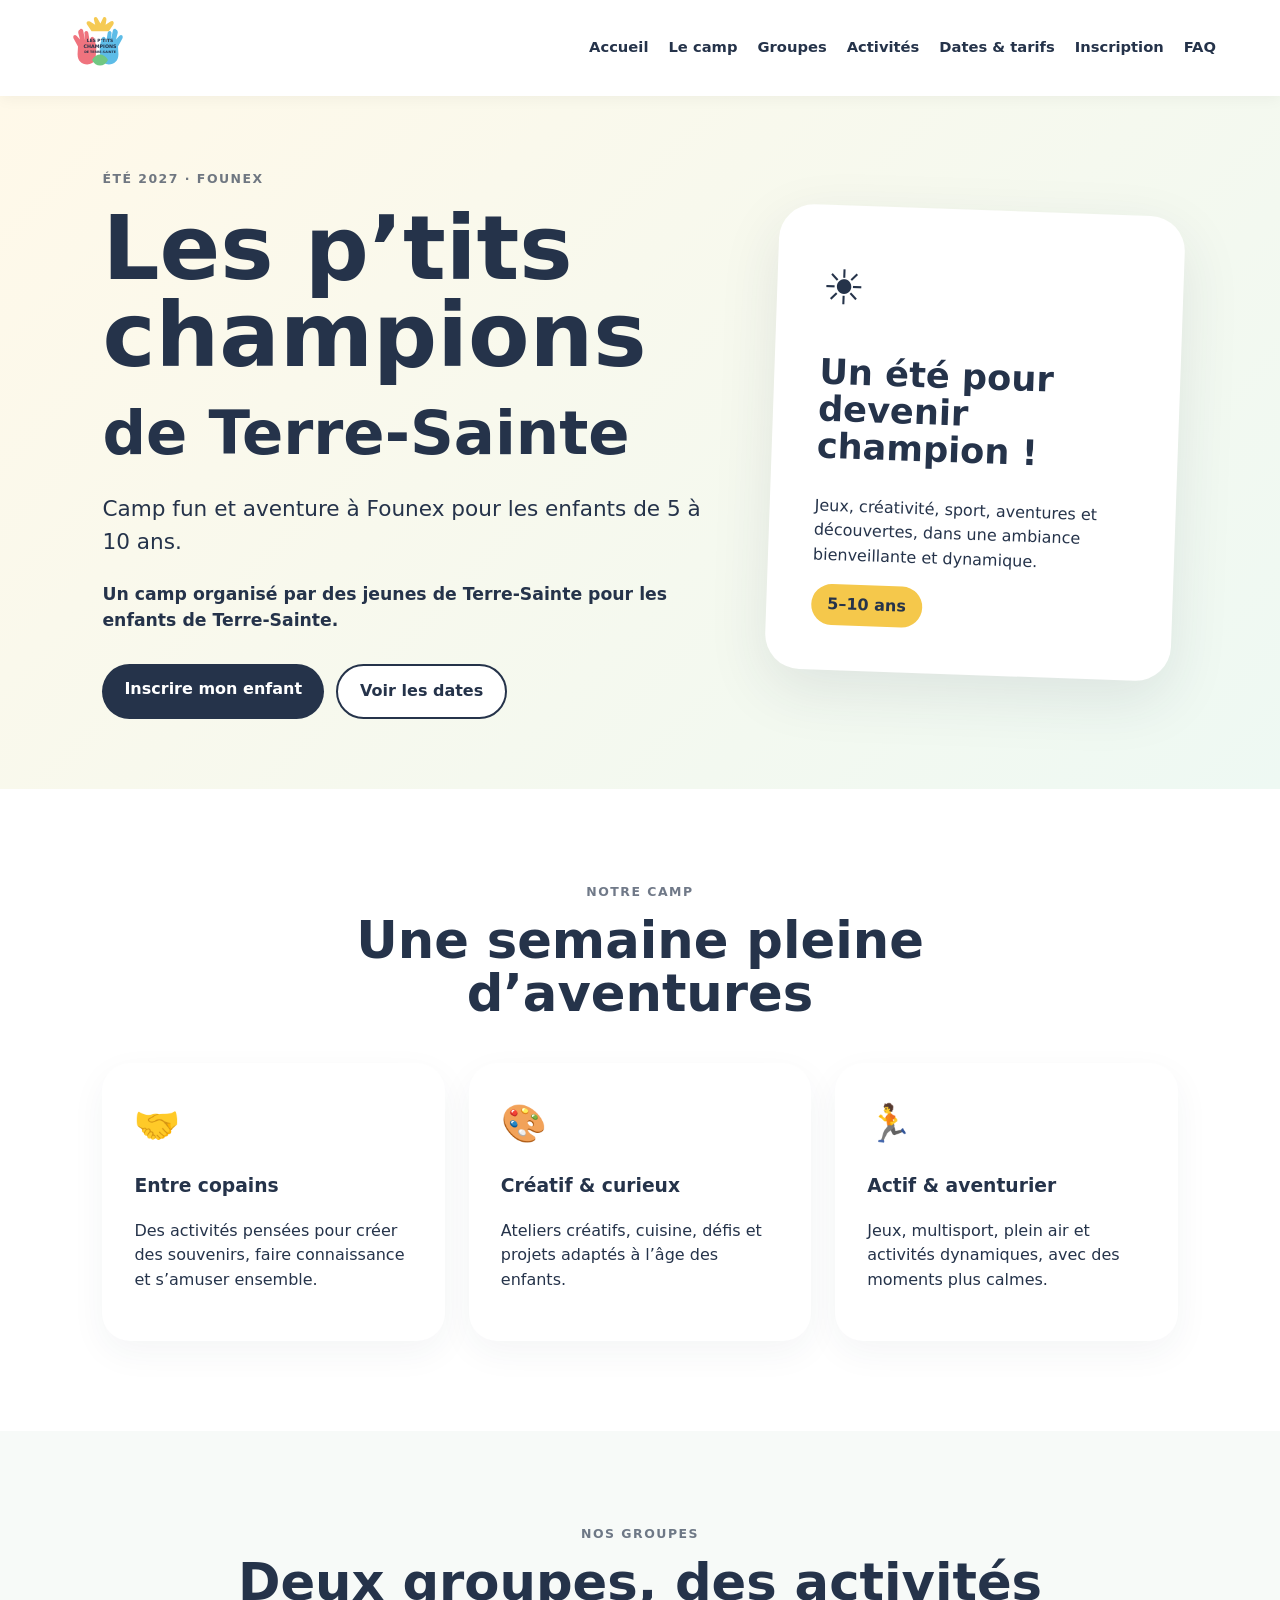
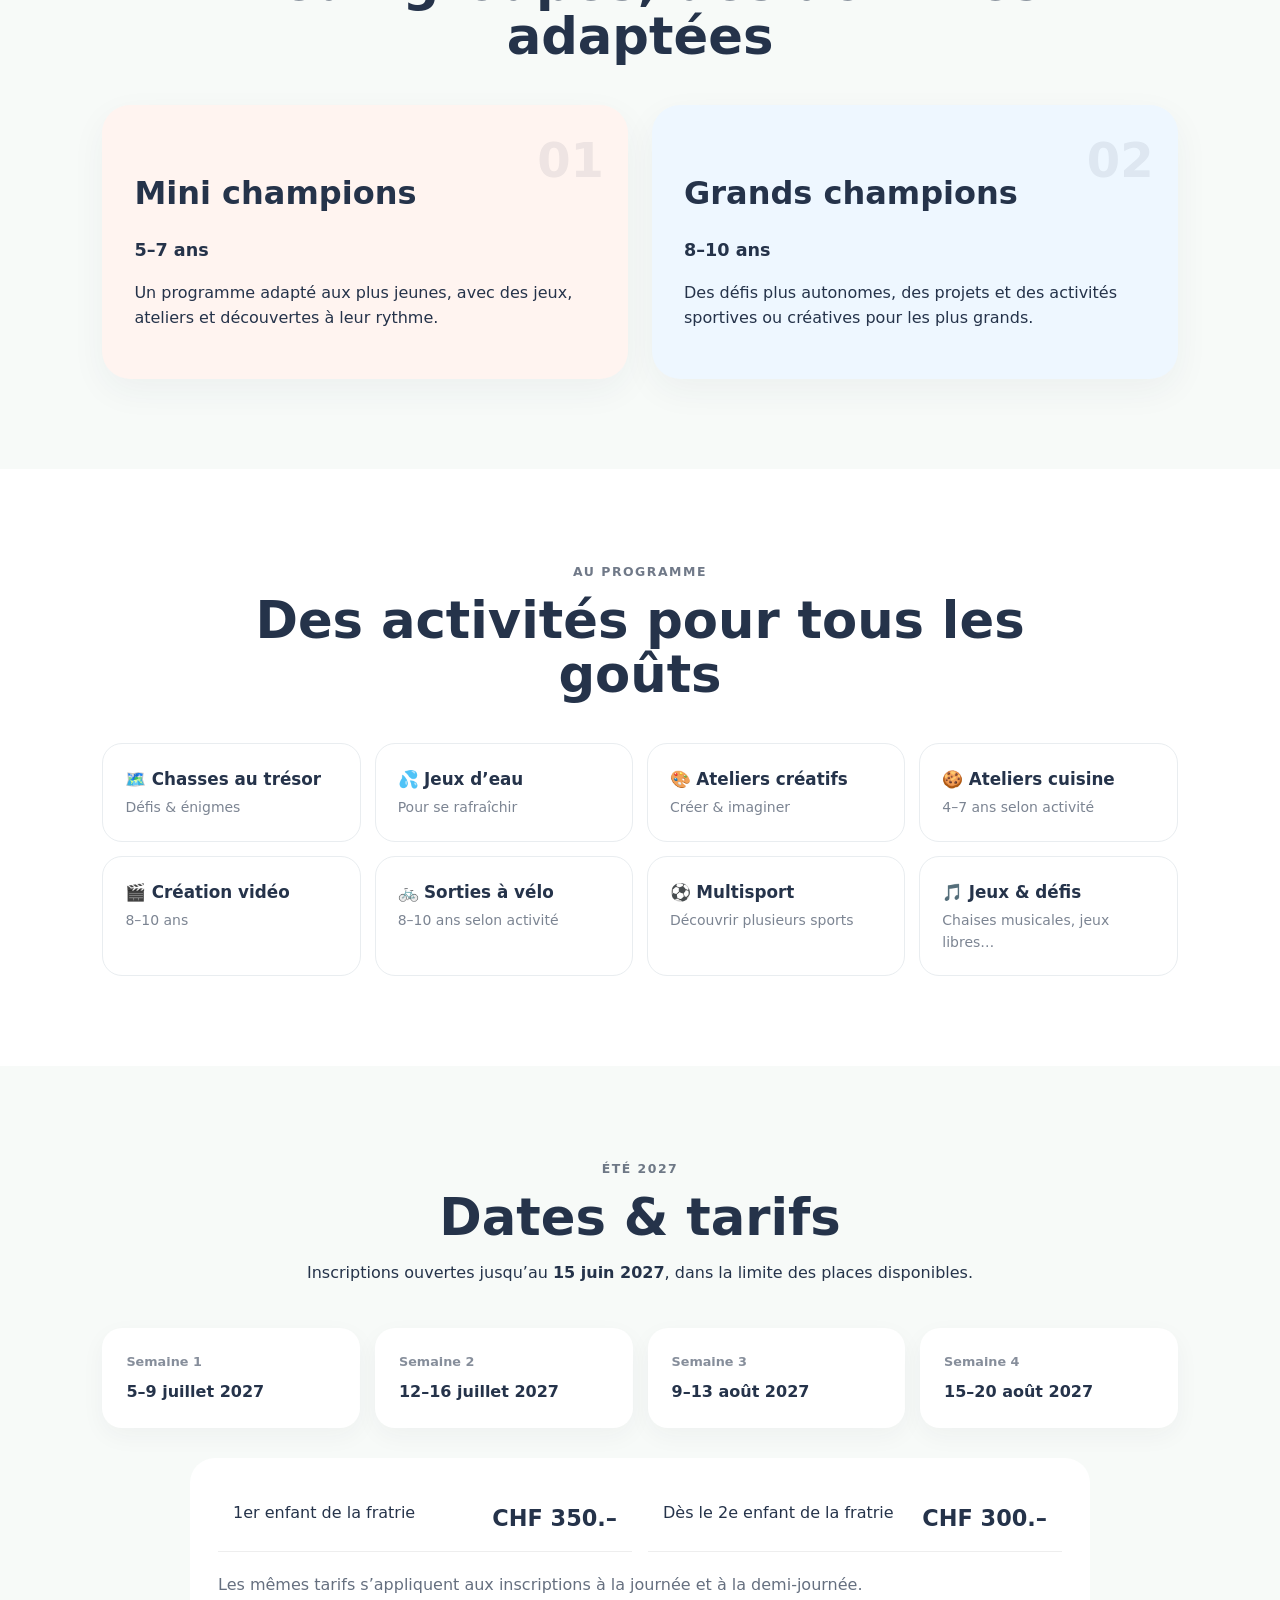
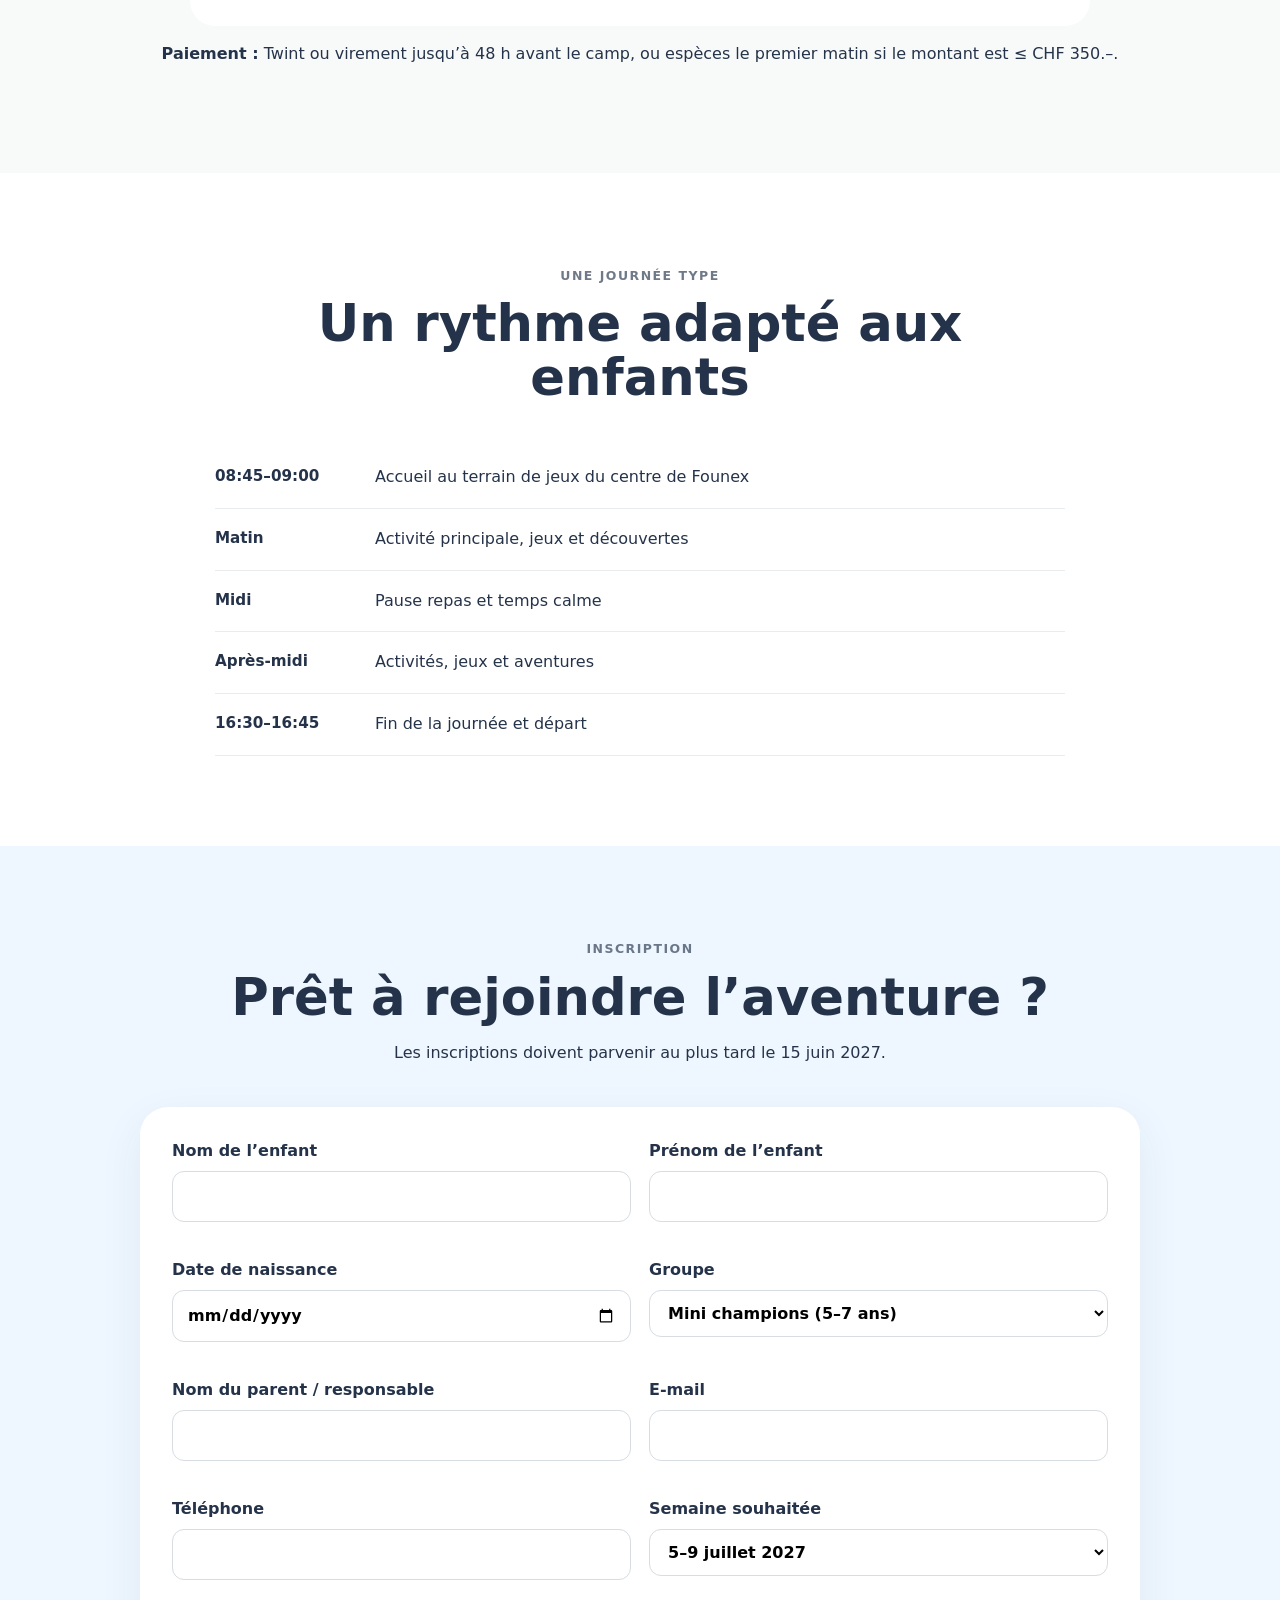
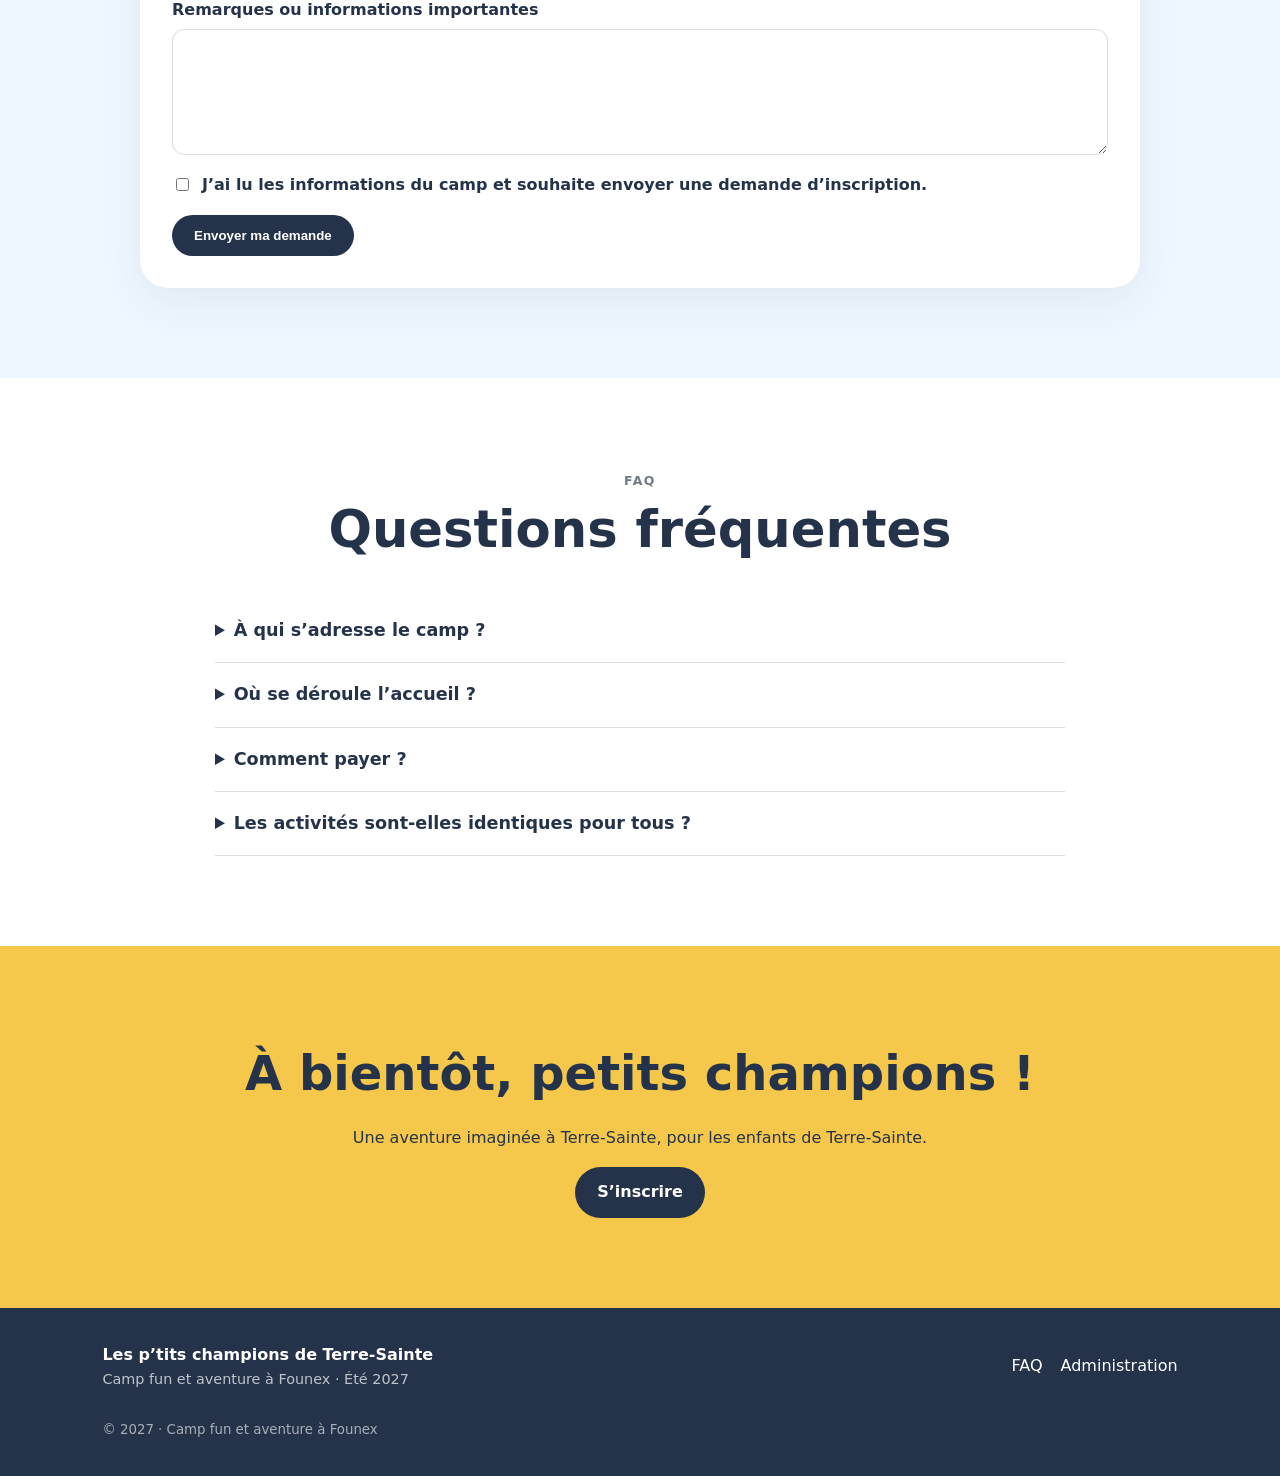
<file: index.html>
<!doctype html> 
<html lang="fr">
<head>
  <meta charset="utf-8">
  <meta name="viewport" content="width=device-width, initial-scale=1">
  <title>Les p’tits champions de Terre-Sainte | Camp fun et aventure à Founex</title>
  <meta name="description" content="Camp fun et aventure à Founex pour les enfants de Terre-Sainte, de 5 à 10 ans. Été 2027.">
  <link rel="stylesheet" href="styles.css">
</head>
<body>
<header class="site-header">
  <a class="brand" href="#accueil" aria-label="Accueil">
    <svg class="logo" viewBox="0 0 180 180" aria-hidden="true">
      <circle cx="90" cy="90" r="84" fill="#fff"/>
      <g opacity=".95">
        <path fill="#ef6c78" d="M46 55c-7-4-12 1-10 9l4 15-8-9c-5-5-11-1-8 6l11 20-1 18c-1 17 10 27 24 27 9 0 17-5 21-13l2-31-5-20c-2-7-9-7-10 0l-1 11-4-25c-1-7-8-8-10-1l2 20-5-25c-1-6-8-7-9-1z"/>
        <path fill="#55b9e6" d="M124 55c7-4 12 1 10 9l-4 15 8-9c5-5 11-1 8 6l-11 20 1 18c1 17-10 27-24 27-9 0-17-5-21-13l-2-31 5-20c2-7 9-7 10 0l1 11 4-25c1-7 8-8 10-1l-2 20 5-25c1-6 8-7 9-1z"/>
        <path fill="#f5c84b" d="M58 42c-4-6 1-11 7-8l13 8-3-12c-2-7 5-10 9-4l7 13 6-13c3-6 10-3 9 4l-2 12 12-8c6-4 11 2 7 8l-11 16H69z"/>
        <path fill="#69c57c" d="M70 130c4-9 13-14 20-14s16 5 20 14c-5 9-12 14-20 14s-15-5-20-14z"/>
      </g>
      <text x="90" y="84" text-anchor="middle" font-size="11" font-weight="800" fill="#25334a">LES P’TITS</text>
      <text x="90" y="99" text-anchor="middle" font-size="12" font-weight="900" fill="#25334a">CHAMPIONS</text>
      <text x="90" y="113" text-anchor="middle" font-size="8" font-weight="700" fill="#25334a">DE TERRE-SAINTE</text>
    </svg>
  </a>
  <button class="menu-toggle" aria-label="Ouvrir le menu">☰</button>
  <nav class="nav">
    <a href="#accueil">Accueil</a><a href="#camp">Le camp</a><a href="#groupes">Groupes</a>
    <a href="#activites">Activités</a><a href="#dates">Dates & tarifs</a><a href="#inscription">Inscription</a><a href="#faq">FAQ</a>
  </nav>
</header>

<main>
<section id="accueil" class="hero">
  <div class="hero-copy">
    <span class="eyebrow">ÉTÉ 2027 · FOUNEX</span>
    <h1>Les p’tits champions<br><span>de Terre-Sainte</span></h1>
    <p class="lead">Camp fun et aventure à Founex pour les enfants de 5 à 10 ans.</p>
    <p class="intro"><strong>Un camp organisé par des jeunes de Terre-Sainte pour les enfants de Terre-Sainte.</strong></p>
    <div class="actions"><a class="btn primary" href="#inscription">Inscrire mon enfant</a><a class="btn secondary" href="#dates">Voir les dates</a></div>
  </div>
  <div class="hero-card">
    <div class="sun">☀️</div>
    <h2>Un été pour<br>devenir champion !</h2>
    <p>Jeux, créativité, sport, aventures et découvertes, dans une ambiance bienveillante et dynamique.</p>
    <div class="age">5–10 ans</div>
  </div>
</section>

<section id="camp" class="section">
  <div class="section-heading"><span class="eyebrow">NOTRE CAMP</span><h2>Une semaine pleine d’aventures</h2></div>
  <div class="cards three">
    <article class="card"><div class="icon">🤝</div><h3>Entre copains</h3><p>Des activités pensées pour créer des souvenirs, faire connaissance et s’amuser ensemble.</p></article>
    <article class="card"><div class="icon">🎨</div><h3>Créatif & curieux</h3><p>Ateliers créatifs, cuisine, défis et projets adaptés à l’âge des enfants.</p></article>
    <article class="card"><div class="icon">🏃</div><h3>Actif & aventurier</h3><p>Jeux, multisport, plein air et activités dynamiques, avec des moments plus calmes.</p></article>
  </div>
</section>

<section id="groupes" class="section tinted">
  <div class="section-heading"><span class="eyebrow">NOS GROUPES</span><h2>Deux groupes, des activités adaptées</h2></div>
  <div class="cards two">
    <article class="group-card mini"><div class="group-number">01</div><h3>Mini champions</h3><p class="age-label">5–7 ans</p><p>Un programme adapté aux plus jeunes, avec des jeux, ateliers et découvertes à leur rythme.</p></article>
    <article class="group-card grands"><div class="group-number">02</div><h3>Grands champions</h3><p class="age-label">8–10 ans</p><p>Des défis plus autonomes, des projets et des activités sportives ou créatives pour les plus grands.</p></article>
  </div>
</section>

<section id="activites" class="section">
  <div class="section-heading"><span class="eyebrow">AU PROGRAMME</span><h2>Des activités pour tous les goûts</h2></div>
  <div class="activity-grid">
    <div>🗺️ <strong>Chasses au trésor</strong><small>Défis & énigmes</small></div>
    <div>💦 <strong>Jeux d’eau</strong><small>Pour se rafraîchir</small></div>
    <div>🎨 <strong>Ateliers créatifs</strong><small>Créer & imaginer</small></div>
    <div>🍪 <strong>Ateliers cuisine</strong><small>4–7 ans selon activité</small></div>
    <div>🎬 <strong>Création vidéo</strong><small>8–10 ans</small></div>
    <div>🚲 <strong>Sorties à vélo</strong><small>8–10 ans selon activité</small></div>
    <div>⚽ <strong>Multisport</strong><small>Découvrir plusieurs sports</small></div>
    <div>🎵 <strong>Jeux & défis</strong><small>Chaises musicales, jeux libres…</small></div>
  </div>
</section>

<section id="dates" class="section tinted">
  <div class="section-heading"><span class="eyebrow">ÉTÉ 2027</span><h2>Dates & tarifs</h2><p>Inscriptions ouvertes jusqu’au <strong>15 juin 2027</strong>, dans la limite des places disponibles.</p></div>
  <div class="dates-grid">
    <div class="date-card"><span>Semaine 1</span><strong>5–9 juillet 2027</strong></div>
    <div class="date-card"><span>Semaine 2</span><strong>12–16 juillet 2027</strong></div>
    <div class="date-card"><span>Semaine 3</span><strong>9–13 août 2027</strong></div>
    <div class="date-card"><span>Semaine 4</span><strong>15–20 août 2027</strong></div>
  </div>
  <div class="price-box">
    <div><span>1er enfant de la fratrie</span><strong>CHF 350.–</strong></div>
    <div><span>Dès le 2e enfant de la fratrie</span><strong>CHF 300.–</strong></div>
    <p>Les mêmes tarifs s’appliquent aux inscriptions à la journée et à la demi-journée.</p>
  </div>
  <p class="payment"><strong>Paiement :</strong> Twint ou virement jusqu’à 48 h avant le camp, ou espèces le premier matin si le montant est ≤ CHF 350.–.</p>
</section>

<section class="section">
  <div class="section-heading"><span class="eyebrow">UNE JOURNÉE TYPE</span><h2>Un rythme adapté aux enfants</h2></div>
  <div class="timeline">
    <div><b>08:45–09:00</b><span>Accueil au terrain de jeux du centre de Founex</span></div>
    <div><b>Matin</b><span>Activité principale, jeux et découvertes</span></div>
    <div><b>Midi</b><span>Pause repas et temps calme</span></div>
    <div><b>Après-midi</b><span>Activités, jeux et aventures</span></div>
    <div><b>16:30–16:45</b><span>Fin de la journée et départ</span></div>
  </div>
</section>

<section id="inscription" class="section registration">
  <div class="section-heading"><span class="eyebrow">INSCRIPTION</span><h2>Prêt à rejoindre l’aventure ?</h2><p>Les inscriptions doivent parvenir au plus tard le 15 juin 2027.</p></div>
  <div class="form-card">
    <form action="https://send.webforms.to/wft_ub4nspsskdhigyxes9vb" method="POST">
    

  <div class="form-grid">
  
        <label>Nom de l’enfant<input required name="child_name"></label>
        <label>Prénom de l’enfant<input required name="child_firstname"></label>
        <label>Date de naissance<input required type="date" name="birth"></label>
        <label>Groupe<select name="group"><option>Mini champions (5–7 ans)</option><option>Grands champions (8–10 ans)</option></select></label>
        <label>Nom du parent / responsable<input required name="parent"></label>
        <label>E-mail<input required type="email" name="email"></label>
        <label>Téléphone<input required name="phone"></label>
        <label>Semaine souhaitée<select name="week"><option>5–9 juillet 2027</option><option>12–16 juillet 2027</option><option>9–13 août 2027</option><option>15–20 août 2027</option></select></label>
      </div>
      <label>Remarques ou informations importantes<textarea name="notes" rows="4"></textarea></label>
      <label class="check"><input type="checkbox" required> J’ai lu les informations du camp et souhaite envoyer une demande d’inscription.</label>
      <input type="text" name="_gotcha" style="display:none" tabindex="-1" autocomplete="off">
      <button class="btn primary" type="submit">Envoyer ma demande</button>
    </form>
  </div>
</section>

<section id="faq" class="section">
  <div class="section-heading"><span class="eyebrow">FAQ</span><h2>Questions fréquentes</h2></div>
  <div class="faq">
    <details><summary>À qui s’adresse le camp ?</summary><p>Aux enfants de 5 à 10 ans, répartis en deux groupes : Mini champions (5–7 ans) et Grands champions (8–10 ans).</p></details>
    <details><summary>Où se déroule l’accueil ?</summary><p>L’accueil et le départ se font au terrain de jeux du centre de Founex, selon les horaires indiqués sur le site.</p></details>
    <details><summary>Comment payer ?</summary><p>Par Twint ou virement jusqu’à 48 heures avant le camp, ou en espèces le premier matin si le montant est inférieur ou égal à CHF 350.–.</p></details>
    <details><summary>Les activités sont-elles identiques pour tous ?</summary><p>Non. Certaines activités sont adaptées ou séparées selon les groupes d’âge.</p></details>
  </div>
</section>

<section class="cta"><h2>À bientôt, petits champions !</h2><p>Une aventure imaginée à Terre-Sainte, pour les enfants de Terre-Sainte.</p><a class="btn primary" href="#inscription">S’inscrire</a></section>
</main>

<footer><div class="footer-brand"><strong>Les p’tits champions de Terre-Sainte</strong><span>Camp fun et aventure à Founex · Été 2027</span></div><div><a href="#faq">FAQ</a><a href="admin.html">Administration</a></div><small>© 2027 · Camp fun et aventure à Founex</small></footer>
<script src="script.js"></script>
</body>
</html>
</file>
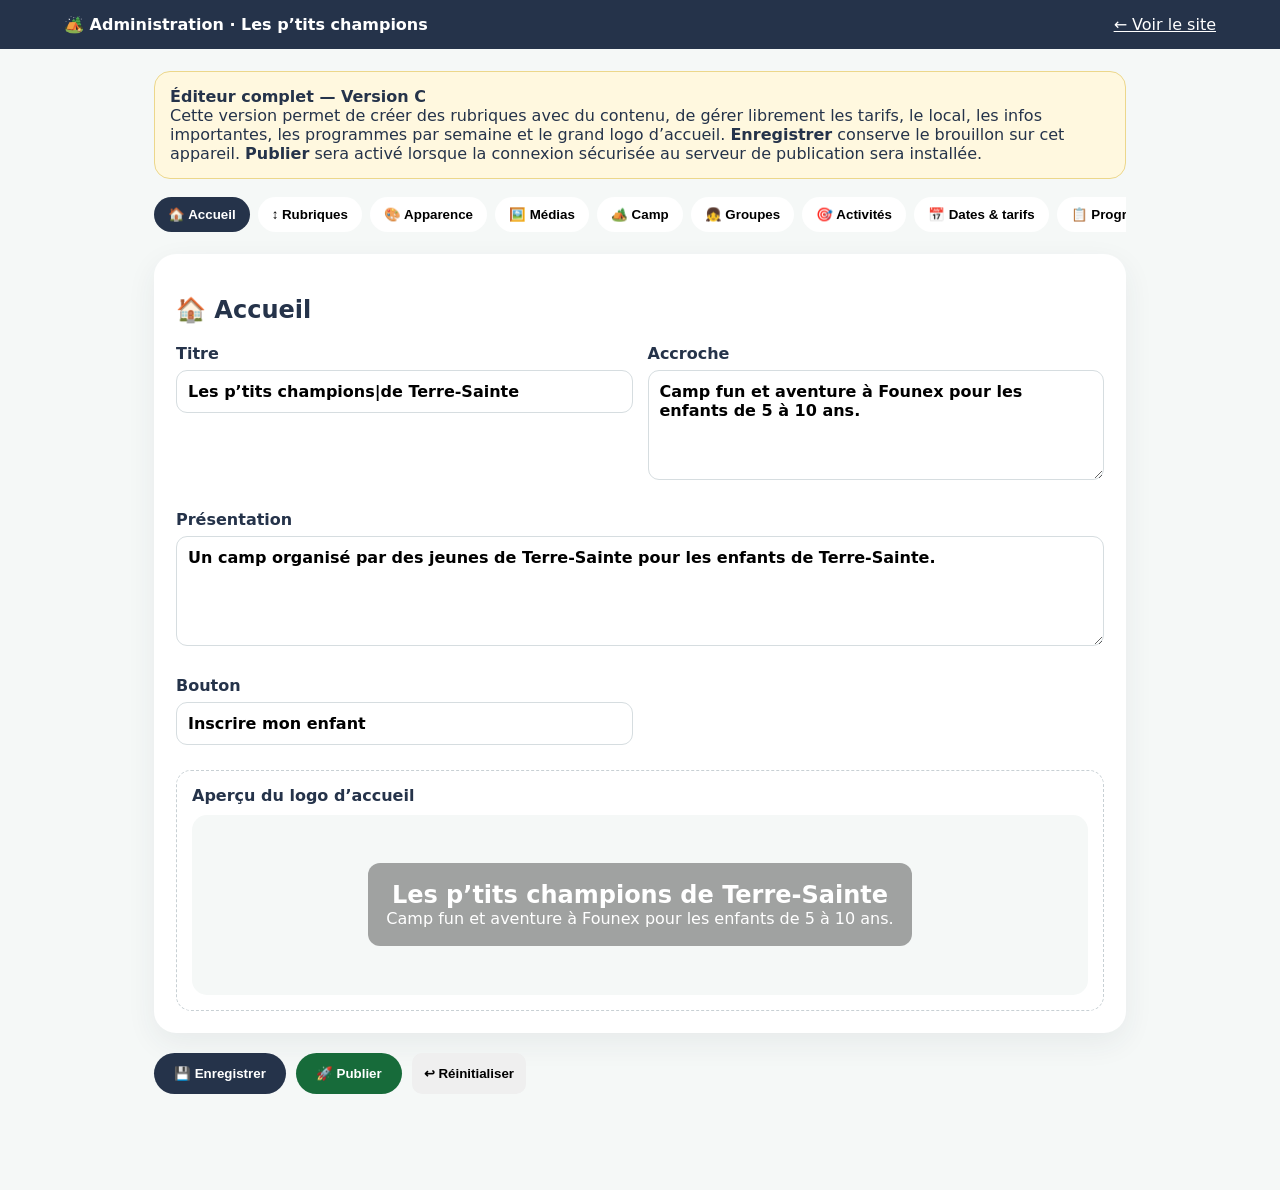
<file: admin 11.html>
<!doctype html>
<html lang="fr">
<head>
<meta charset="utf-8">
<meta name="viewport" content="width=device-width,initial-scale=1">
<title>Administration — Les p’tits champions</title>
<style>
:root{--p:#25334a;--a:#e7f6ec;--bg:#f5f8f7}
*{box-sizing:border-box}body{margin:0;font-family:system-ui,sans-serif;background:var(--bg);color:var(--p)}
header{background:var(--p);color:#fff;padding:15px 5%;display:flex;justify-content:space-between;gap:15px;align-items:center}
header a{color:#fff}.wrap{max-width:1100px;margin:auto;padding:22px 5% 80px}
.notice{background:#fff8df;border:1px solid #ecd78b;border-radius:16px;padding:15px;margin-bottom:18px}
.tabs{display:flex;gap:8px;overflow:auto;margin-bottom:18px;padding-bottom:4px}.tabs button{border:0;background:#fff;padding:10px 14px;border-radius:999px;font-weight:800;white-space:nowrap}.tabs .active{background:var(--p);color:#fff}
.panel{display:none;background:#fff;border-radius:22px;padding:22px;box-shadow:0 10px 30px #25334a12}.panel.active{display:block}
.grid{display:grid;grid-template-columns:1fr 1fr;gap:15px}.full{grid-column:1/-1}
label{display:block;font-weight:750;margin-bottom:15px}input,textarea,select{display:block;width:100%;margin-top:7px;padding:11px;border:1px solid #d6dde0;border-radius:11px;font:inherit}textarea{min-height:110px;resize:vertical}
input[type=color]{height:45px;padding:3px}input[type=file]{padding:9px}
.item{border:1px solid #dfe6e8;border-radius:16px;padding:15px;margin:12px 0}.head{display:flex;justify-content:space-between;gap:10px;align-items:center}.small{font-size:.9rem;color:#617080}
.action{border:0;border-radius:10px;padding:9px 12px;font-weight:800;cursor:pointer}.add{background:#e7f6ec}.del{background:#ffe5e5}
.save,.pub{border:0;border-radius:999px;padding:13px 20px;font-weight:900;color:#fff;cursor:pointer}.save{background:var(--p)}.pub{background:#176b3a}
.actions{display:flex;gap:10px;flex-wrap:wrap;margin-top:20px}.media{max-width:220px;max-height:150px;border-radius:12px;display:block;margin:8px 0}
.section{border:1px solid #e1e6e8;border-radius:14px;padding:12px;margin:9px 0}.sectionTop{display:flex;align-items:center;gap:8px}.sectionTop strong{flex:1}
.previewBox{border:1px dashed #c8d0d4;border-radius:15px;padding:15px;margin-top:10px}.thumbs{display:flex;flex-wrap:wrap;gap:10px}.thumb{width:130px}.thumb img{width:130px;height:90px;object-fit:cover;border-radius:10px}
.check{display:flex;align-items:center;gap:8px;font-weight:700}.check input{width:auto;margin:0}
.status{font-weight:800;margin-top:14px}
@media(max-width:720px){.grid{grid-template-columns:1fr}.full{grid-column:auto}.head{align-items:flex-start;flex-direction:column}}
</style>
</head>
<body>
<header><strong>🏕️ Administration · Les p’tits champions</strong><a href="index.html">← Voir le site</a></header>
<div class="wrap">
<div class="notice"><strong>Éditeur complet — Version C</strong><br>
Cette version permet de créer des rubriques avec du contenu, de gérer librement les tarifs, le local, les infos importantes, les programmes par semaine et le grand logo d’accueil. <strong>Enregistrer</strong> conserve le brouillon sur cet appareil. <strong>Publier</strong> sera activé lorsque la connexion sécurisée au serveur de publication sera installée.</div>

<div class="tabs" id="tabs">
<button class="active" data-t="accueil">🏠 Accueil</button><button data-t="rubriques">↕️ Rubriques</button><button data-t="apparence">🎨 Apparence</button>
<button data-t="medias">🖼️ Médias</button><button data-t="camp">🏕️ Camp</button><button data-t="groupes">👧 Groupes</button>
<button data-t="activites">🎯 Activités</button><button data-t="dates">📅 Dates & tarifs</button><button data-t="programmes">📋 Programmes</button>
<button data-t="local">📍 Le local</button><button data-t="infos">📌 Infos importantes</button><button data-t="journee">⏰ Journée</button>
<button data-t="equipe">👩 Équipe</button><button data-t="documents">📄 Documents</button><button data-t="video">🎬 Vidéo 2026</button>
<button data-t="faq">❓ FAQ</button><button data-t="parametres">⚙️ Paramètres</button>
</div>

<section class="panel active" id="accueil"><h2>🏠 Accueil</h2><div class="grid">
<label>Titre<input id="heroTitle"></label><label>Accroche<textarea id="heroLead"></textarea></label>
<label class="full">Présentation<textarea id="heroIntro"></textarea></label><label>Bouton<input id="registerButton"></label>
</div><div class="previewBox"><strong>Aperçu du logo d’accueil</strong><div id="heroLogoPreview" style="margin-top:10px;min-height:180px;border-radius:15px;background-position:center;background-size:cover;background-repeat:no-repeat;display:flex;align-items:center;justify-content:center;text-align:center;padding:25px"></div></div></section>

<section class="panel" id="rubriques"><h2>↕️ Rubriques</h2><p class="small">Créez une rubrique, donnez-lui un nom et écrivez librement son contenu. Vous pouvez ensuite la déplacer ou la supprimer.</p><div id="sections"></div><button class="action add" onclick="addSection()">＋ Ajouter une rubrique</button></section>

<section class="panel" id="apparence"><h2>🎨 Logo & style</h2><div class="grid">
<label>Nom du logo<input id="logoText"></label><label>Couleur principale<input id="primaryColor" type="color"></label>
<label>Couleur secondaire<input id="secondaryColor" type="color"></label><label>Fond<input id="backgroundColor" type="color"></label>
<label>Police<select id="fontFamily"><option>system-ui</option><option>Georgia</option><option>Trebuchet MS</option><option>Arial</option></select></label>
<label>Opacité du voile derrière le texte<input id="heroOverlay" type="range" min="0" max="0.9" step="0.05"></label>
</div>
<label>Logo — choisir un fichier<input id="logoFile" type="file" accept="image/*"></label><img id="logoPreview" class="media">
<label>Pied de page<input id="footerText"></label>
<p class="small">Le logo sélectionné sera utilisé comme grande image d’arrière-plan de l’accueil, avec un voile réglable pour conserver un texte lisible.</p></section>

<section class="panel" id="medias"><h2>🖼️ Photos</h2><p class="small">Ajoutez des photos générales au site. Les photos de l’équipe et des programmes sont gérées dans leurs rubriques respectives.</p><div id="photos"></div><button class="action add" onclick="addPhoto()">＋ Ajouter une photo</button></section>

<section class="panel" id="camp"><h2>🏕️ Présentation du camp</h2><label>Titre<input id="campTitle"></label><label>Présentation<textarea id="campDescription"></textarea></label><div id="cards"></div><button class="action add" onclick="addCard()">＋ Ajouter un élément</button></section>

<section class="panel" id="groupes"><h2>👧 Groupes</h2><div class="grid">
<label>Mini champions<input id="miniTitle"></label><label>Âge<input id="miniAge"></label><label class="full">Description<textarea id="miniText"></textarea></label>
<label>Grands champions<input id="bigTitle"></label><label>Âge<input id="bigAge"></label><label class="full">Description<textarea id="bigText"></textarea></label>
</div></section>

<section class="panel" id="activites"><h2>🎯 Activités</h2><div id="activities"></div><button class="action add" onclick="addActivity()">＋ Ajouter une activité</button></section>

<section class="panel" id="dates"><h2>📅 Dates & tarifs</h2><label>Date limite<input id="deadline"></label><div id="weeks"></div><button class="action add" onclick="addWeek()">＋ Ajouter une semaine</button>
<h3>Tarifs</h3><p class="small">Ajoutez, modifiez ou supprimez autant de tarifs que nécessaire. Il n’y a plus de tarif imposé pour la journée ou la demi-journée.</p>
<div id="prices"></div><button class="action add" onclick="addPrice()">＋ Ajouter un tarif</button>
<label>Paiement<textarea id="payment"></textarea></label></section>

<section class="panel" id="programmes"><h2>📋 Programmes</h2><p class="small">Ajoutez les programmes semaine par semaine. Tant qu’aucun programme n’est fourni, le message ci-dessous apparaîtra sur le site.</p>
<div id="programs"></div><button class="action add" onclick="addProgram()">＋ Ajouter une semaine de programme</button>
<div class="previewBox"><strong>Message quand aucun programme n’est disponible :</strong><br>Les programmes des camps seront mis en ligne prochainement.</div></section>

<section class="panel" id="local"><h2>📍 Le local</h2><label>Adresse<input id="localAddress"></label><label>Présentation<textarea id="localText"></textarea></label><div id="localPhotos"></div><button class="action add" onclick="addLocalPhoto()">＋ Ajouter une photo du local</button></section>

<section class="panel" id="infos"><h2>📌 Infos importantes</h2><p class="small">Écrivez ici toutes les informations pratiques destinées aux parents.</p><label>Contenu<textarea id="importantInfo" placeholder="Ex. Prévoir un pique-nique, une gourde, de la crème solaire, un sac..."></textarea></label></section>

<section class="panel" id="journee"><h2>⏰ Journée type</h2><div id="schedule"></div><button class="action add" onclick="addSchedule()">＋ Ajouter un moment</button></section>

<section class="panel" id="equipe"><h2>👩 Équipe</h2><h3>Fondatrices</h3><div id="founders"></div><button class="action add" onclick="addPerson('founders')">＋ Ajouter une fondatrice</button>
<h3>Moniteurs</h3><div id="monitors"></div><button class="action add" onclick="addPerson('monitors')">＋ Ajouter un moniteur</button></section>

<section class="panel" id="documents"><h2>📄 Documents</h2><div id="docs"></div><button class="action add" onclick="addDoc()">＋ Ajouter un document</button></section>

<section class="panel" id="video"><h2>🎬 Vidéo du camp 2026</h2><label>Titre<input id="videoTitle"></label><label>Présentation<textarea id="videoText"></textarea></label>
<label>Choisir la vidéo<input id="videoFile" type="file" accept="video/*"></label><video id="videoPreview" controls style="max-width:100%;display:none"></video>
<p class="small">La vidéo sera publiée après raccordement à un hébergement adapté.</p></section>

<section class="panel" id="faq"><h2>❓ FAQ</h2><div id="faqList"></div><button class="action add" onclick="addFaq()">＋ Ajouter une question</button></section>

<section class="panel" id="parametres"><h2>⚙️ Paramètres</h2><div class="grid">
<label>Nom du camp<input id="campName"></label><label>Lieu<input id="location"></label>
<label class="full">E-mail de réception des inscriptions<input id="contactEmail" type="email"></label>
<label class="full">Informations supplémentaires<textarea id="extraInfo"></textarea></label>
</div><div class="previewBox"><strong>📧 Inscriptions</strong><p>Cette adresse sera utilisée comme adresse de réception lorsque le formulaire d’inscription sera raccordé au service d’envoi sécurisé.</p></div></section>

<div class="actions"><button class="save" onclick="save()">💾 Enregistrer</button><button class="pub" onclick="publish()">🚀 Publier</button><button class="action" onclick="resetAll()">↩ Réinitialiser</button></div><p class="status" id="status"></p>
</div>

<script>
const K="ptits_champions_editor_v3";
const oldKey="ptits_champions_editor_v2";
const defaults={
heroTitle:"Les p’tits champions|de Terre-Sainte",heroLead:"Camp fun et aventure à Founex pour les enfants de 5 à 10 ans.",
heroIntro:"Un camp organisé par des jeunes de Terre-Sainte pour les enfants de Terre-Sainte.",registerButton:"Inscrire mon enfant",
logoText:"Les p’tits champions de Terre-Sainte",primaryColor:"#25334a",secondaryColor:"#e7f6ec",backgroundColor:"#f5f8f7",
fontFamily:"system-ui",heroOverlay:.35,footerText:"Les p’tits champions de Terre-Sainte",logo:"",
campTitle:"Une semaine pleine d’aventures",campDescription:"Un camp fun et aventure pensé pour les enfants de Terre-Sainte.",
miniTitle:"Mini champions",miniAge:"5–7 ans",miniText:"Un programme adapté aux plus jeunes.",
bigTitle:"Grands champions",bigAge:"8–10 ans",bigText:"Des défis et activités pour les plus grands.",
deadline:"15 juin 2027",payment:"Twint ou virement jusqu’à 48 h avant le camp.",
campName:"Les p’tits champions de Terre-Sainte",location:"Founex",contactEmail:"",extraInfo:"",
importantInfo:"",
localAddress:"",localText:"",
sections:[
{name:"Accueil",content:"",enabled:true},{name:"Le camp",content:"",enabled:true},{name:"Les groupes",content:"",enabled:true},
{name:"Activités",content:"",enabled:true},{name:"Dates & tarifs",content:"",enabled:true},{name:"Programmes",content:"",enabled:true},
{name:"Le local",content:"",enabled:true},{name:"Infos importantes",content:"",enabled:true},{name:"Notre équipe",content:"",enabled:true},
{name:"Documents",content:"",enabled:true},{name:"Souvenirs 2026",content:"",enabled:true},{name:"FAQ",content:"",enabled:true}
],
photos:[],cards:[["🤝","Entre copains","Créer des souvenirs ensemble."],["🎨","Créatif & curieux","Ateliers et projets adaptés."],["🏃","Actif & aventurier","Jeux et activités de plein air."]],
activities:[["🗺️","Chasses au trésor","Défis & énigmes"],["💦","Jeux d’eau","Pour se rafraîchir"],["🎨","Ateliers créatifs","Créer & imaginer"],["🍪","Ateliers cuisine","Selon l’âge"],["🎬","Création vidéo","8–10 ans"],["⚽","Multisport","Découvrir plusieurs sports"]],
weeks:["5–9 juillet 2027","12–16 juillet 2027","9–13 août 2027","15–20 août 2027"],
prices:[
{label:"Semaine — premier enfant",amount:"CHF 350.–"},
{label:"Semaine — dès le 2e enfant",amount:"CHF 300.–"}
],
programs:[],
schedule:[["08:45–09:00","Accueil au terrain de jeux du centre de Founex"],["Matin","Activité principale"],["Midi","Repas et temps calme"],["Après-midi","Activités et jeux"],["16:30–16:45","Départ"]],
founders:[],monitors:[],docs:[["Autorisation de participation",""],["Fiche sanitaire",""],["Conditions générales",""],["Autorisation photo/vidéo",""]],
faq:[["À qui s’adresse le camp ?","Aux enfants de 5 à 10 ans."],["Où se déroule l’accueil ?","Au terrain de jeux du centre de Founex."]],
localPhotos:[]
};

let d=load();
function load(){
  let raw=localStorage.getItem(K);
  if(raw)return JSON.parse(raw);
  let old=localStorage.getItem(oldKey);
  if(old){
    let x=JSON.parse(old);
    let n=JSON.parse(JSON.stringify(defaults));
    Object.keys(x).forEach(k=>{n[k]=x[k]});
    if(Array.isArray(n.sections)){
      n.sections=n.sections.map(s=>Array.isArray(s)?{name:s[0],content:"",enabled:s[1]!==false}:s);
    }
    if(!n.prices){n.prices=[{label:"Semaine — premier enfant",amount:x.price1||"CHF 350.–"},{label:"Semaine — dès le 2e enfant",amount:x.price2||"CHF 300.–"}]}
    return n;
  }
  return JSON.parse(JSON.stringify(defaults));
}
const $=id=>document.getElementById(id);
const esc=v=>String(v??"").replaceAll("&","&amp;").replaceAll("<","&lt;").replaceAll(">","&gt;").replaceAll('"',"&quot;");
const fileToDataURL=file=>new Promise((resolve,reject)=>{const r=new FileReader();r.onload=()=>resolve(r.result);r.onerror=reject;r.readAsDataURL(file)});
const fields=["heroTitle","heroLead","heroIntro","registerButton","logoText","primaryColor","secondaryColor","backgroundColor","fontFamily","heroOverlay","footerText","campTitle","campDescription","miniTitle","miniAge","miniText","bigTitle","bigAge","bigText","deadline","payment","campName","location","contactEmail","extraInfo","localAddress","localText","importantInfo","videoTitle","videoText"];

function fill(){
  fields.forEach(k=>{if($(k))$(k).value=d[k]??""});
  if(d.logo)$("logoPreview").src=d.logo;
  updateHeroPreview(); renderAll();
}
function bindFields(){
  fields.forEach(k=>{let el=$(k);if(el)el.addEventListener("input",()=>{d[k]=el.value;updateHeroPreview()})});
  $("logoFile").addEventListener("change",async e=>{let f=e.target.files[0];if(!f)return;d.logo=await fileToDataURL(f);$("logoPreview").src=d.logo;updateHeroPreview()});
  $("videoFile").addEventListener("change",async e=>{let f=e.target.files[0];if(!f)return;d.video=await fileToDataURL(f);$("videoPreview").src=d.video;$("videoPreview").style.display="block"});
}
function updateHeroPreview(){
  let b=$("heroLogoPreview");b.style.backgroundImage=d.logo?`url("${d.logo}")`:"none";b.style.backgroundColor=d.backgroundColor||"#eee";
  b.innerHTML=`<div style="background:rgba(0,0,0,${Number(d.heroOverlay)||0});color:white;border-radius:12px;padding:18px"><strong style="font-size:1.5rem">${esc((d.heroTitle||"").replace("|"," "))}</strong><div>${esc(d.heroLead||"")}</div></div>`;
}
function renderAll(){renderSections();renderPhotos();renderCards();renderActivities();renderWeeks();renderPrices();renderPrograms();renderLocalPhotos();renderSchedule();renderPeople();renderDocs();renderFaq()}
function renderSections(){
 $("sections").innerHTML=d.sections.map((s,i)=>`<div class="section">
 <div class="sectionTop"><strong>${esc(s.name)}</strong>
 <button class="action" onclick="moveSection(${i},-1)">↑</button><button class="action" onclick="moveSection(${i},1)">↓</button>
 <button class="action" onclick="editSection(${i})">✏️</button><button class="action del" onclick="removeSection(${i})">🗑️</button></div>
 <label>Contenu<textarea oninput="d.sections[${i}].content=this.value">${esc(s.content||"")}</textarea></label>
 </div>`).join("");
}
function addSection(){d.sections.push({name:"Nouvelle rubrique",content:"",enabled:true});renderSections()}
function editSection(i){let n=prompt("Nom de la rubrique :",d.sections[i].name);if(n!==null&&n.trim()){d.sections[i].name=n.trim();renderSections()}}
function removeSection(i){if(confirm("Supprimer cette rubrique ?")){d.sections.splice(i,1);renderSections()}}
function moveSection(i,n){let j=i+n;if(j<0||j>=d.sections.length)return;[d.sections[i],d.sections[j]]=[d.sections[j],d.sections[i]];renderSections()}

function renderPhotos(){ $("photos").innerHTML=d.photos.map((p,i)=>`<div class="item"><label>Légende<input value="${esc(p.caption||"")}" oninput="d.photos[${i}].caption=this.value"></label>${p.src?`<img class="media" src="${p.src}">`:""}<input type="file" accept="image/*" onchange="setPhoto(${i},this)"><button class="action del" onclick="d.photos.splice(${i},1);renderPhotos()">Supprimer</button></div>`).join("")}
function addPhoto(){d.photos.push({caption:"",src:""});renderPhotos()}
async function setPhoto(i,input){if(input.files[0])d.photos[i].src=await fileToDataURL(input.files[0]);renderPhotos()}

function list3(id,a,labels,removeFn){$(id).innerHTML=a.map((x,i)=>`<div class="item"><div class="head"><b>Élément ${i+1}</b><button class="action del" onclick="${removeFn}(${i})">Supprimer</button></div>${labels.map((l,j)=>`<label>${l}<input value="${esc(x[j]||"")}" oninput="d.${id}[${i}][${j}]=this.value"></label>`).join("")}</div>`).join("")}
function renderCards(){list3("cards",d.cards,["Icône","Titre","Texte"],"removeCard")}
function addCard(){d.cards.push(["✨","Nouveau titre",""]);renderCards()} function removeCard(i){d.cards.splice(i,1);renderCards()}
function renderActivities(){list3("activities",d.activities,["Icône","Nom","Description"],"removeActivity")}
function addActivity(){d.activities.push(["✨","Nouvelle activité",""]);renderActivities()} function removeActivity(i){d.activities.splice(i,1);renderActivities()}
function renderWeeks(){$("weeks").innerHTML=d.weeks.map((x,i)=>`<div class="item"><label>Semaine ${i+1}<input value="${esc(x)}" oninput="d.weeks[${i}]=this.value"></label><button class="action del" onclick="d.weeks.splice(${i},1);renderWeeks()">Supprimer</button></div>`).join("")}
function addWeek(){d.weeks.push("Nouvelle semaine");renderWeeks()}
function renderPrices(){$("prices").innerHTML=d.prices.map((p,i)=>`<div class="item"><div class="grid"><label>Intitulé<input value="${esc(p.label)}" oninput="d.prices[${i}].label=this.value"></label><label>Montant<input value="${esc(p.amount)}" oninput="d.prices[${i}].amount=this.value"></label></div><button class="action del" onclick="d.prices.splice(${i},1);renderPrices()">Supprimer</button></div>`).join("")}
function addPrice(){d.prices.push({label:"Nouveau tarif",amount:"CHF "});renderPrices()}

function renderPrograms(){$("programs").innerHTML=d.programs.map((p,i)=>`<div class="item"><div class="grid"><label>Semaine<input value="${esc(p.week||"")}" oninput="d.programs[${i}].week=this.value"></label><label>Description<input value="${esc(p.text||"")}" oninput="d.programs[${i}].text=this.value"></label></div>${p.src?`<img class="media" src="${p.src}">`:""}<input type="file" accept="image/*" onchange="setProgram(${i},this)"><button class="action del" onclick="d.programs.splice(${i},1);renderPrograms()">Supprimer</button></div>`).join("")}
function addProgram(){d.programs.push({week:"Nouvelle semaine",text:"",src:""});renderPrograms()}
async function setProgram(i,input){if(input.files[0])d.programs[i].src=await fileToDataURL(input.files[0]);renderPrograms()}

function renderLocalPhotos(){$("localPhotos").innerHTML=d.localPhotos.map((p,i)=>`<div class="item">${p.src?`<img class="media" src="${p.src}">`:""}<label>Légende<input value="${esc(p.caption||"")}" oninput="d.localPhotos[${i}].caption=this.value"></label><input type="file" accept="image/*" onchange="setLocalPhoto(${i},this)"><button class="action del" onclick="d.localPhotos.splice(${i},1);renderLocalPhotos()">Supprimer</button></div>`).join("")}
function addLocalPhoto(){d.localPhotos.push({caption:"",src:""});renderLocalPhotos()}
async function setLocalPhoto(i,input){if(input.files[0])d.localPhotos[i].src=await fileToDataURL(input.files[0]);renderLocalPhotos()}

function renderSchedule(){list3("schedule",d.schedule,["Horaire","Description"],"removeSchedule")}
function addSchedule(){d.schedule.push(["",""]);renderSchedule()} function removeSchedule(i){d.schedule.splice(i,1);renderSchedule()}
function renderPeople(){renderPeopleList("founders");renderPeopleList("monitors")}
function renderPeopleList(id){$(id).innerHTML=d[id].map((p,i)=>`<div class="item"><div class="grid"><label>Nom<input value="${esc(p.name||"")}" oninput="d.${id}[${i}].name=this.value"></label><label>Rôle<input value="${esc(p.role||"")}" oninput="d.${id}[${i}].role=this.value"></label></div><label>Présentation<textarea oninput="d.${id}[${i}].text=this.value">${esc(p.text||"")}</textarea></label>${p.photo?`<img class="media" src="${p.photo}">`:""}<input type="file" accept="image/*" onchange="setPersonPhoto('${id}',${i},this)"><button class="action del" onclick="d.${id}.splice(${i},1);renderPeople()">Supprimer</button></div>`).join("")}
function addPerson(id){d[id].push({name:"",role:"",text:"",photo:""});renderPeople()}
async function setPersonPhoto(id,i,input){if(input.files[0])d[id][i].photo=await fileToDataURL(input.files[0]);renderPeople()}

function renderDocs(){$("docs").innerHTML=d.docs.map((x,i)=>`<div class="item"><label>Nom du document<input value="${esc(x[0])}" oninput="d.docs[${i}][0]=this.value"></label>${x[1]?`<p class="small">Fichier sélectionné.</p>`:""}<input type="file" accept=".pdf,.doc,.docx,.jpg,.jpeg,.png" onchange="setDoc(${i},this)"><button class="action del" onclick="d.docs.splice(${i},1);renderDocs()">Supprimer</button></div>`).join("")}
function addDoc(){d.docs.push(["Nouveau document",""]);renderDocs()}
async function setDoc(i,input){if(input.files[0])d.docs[i][1]=await fileToDataURL(input.files[0]);renderDocs()}

function renderFaq(){list3("faqList",d.faq,["Question","Réponse"],"removeFaq")}
function addFaq(){d.faq.push(["Nouvelle question",""]);renderFaq()} function removeFaq(i){d.faq.splice(i,1);renderFaq()}

function save(){
  localStorage.setItem(K,JSON.stringify(d));
  $("status").textContent="✅ Brouillon enregistré sur cet appareil.";
}
function publish(){
  $("status").textContent="🔐 La publication sécurisée n’est pas encore connectée. N’entrez aucun token GitHub dans cette page.";
  alert("La partie éditeur est prête. Pour publier réellement vers GitHub, il faut encore installer la connexion sécurisée (serveur/OAuth). Ne mettez pas de token GitHub ici.");
}
function resetAll(){if(confirm("Réinitialiser le brouillon de cet appareil ?")){localStorage.removeItem(K);d=JSON.parse(JSON.stringify(defaults));fill();$("status").textContent="Brouillon réinitialisé."}}
document.querySelectorAll("#tabs button").forEach(b=>b.addEventListener("click",()=>{document.querySelectorAll(".tabs button").forEach(x=>x.classList.remove("active"));document.querySelectorAll(".panel").forEach(x=>x.classList.remove("active"));b.classList.add("active");$(b.dataset.t).classList.add("active")}));
bindFields();fill();
</script>
</body>
</html>
</file>
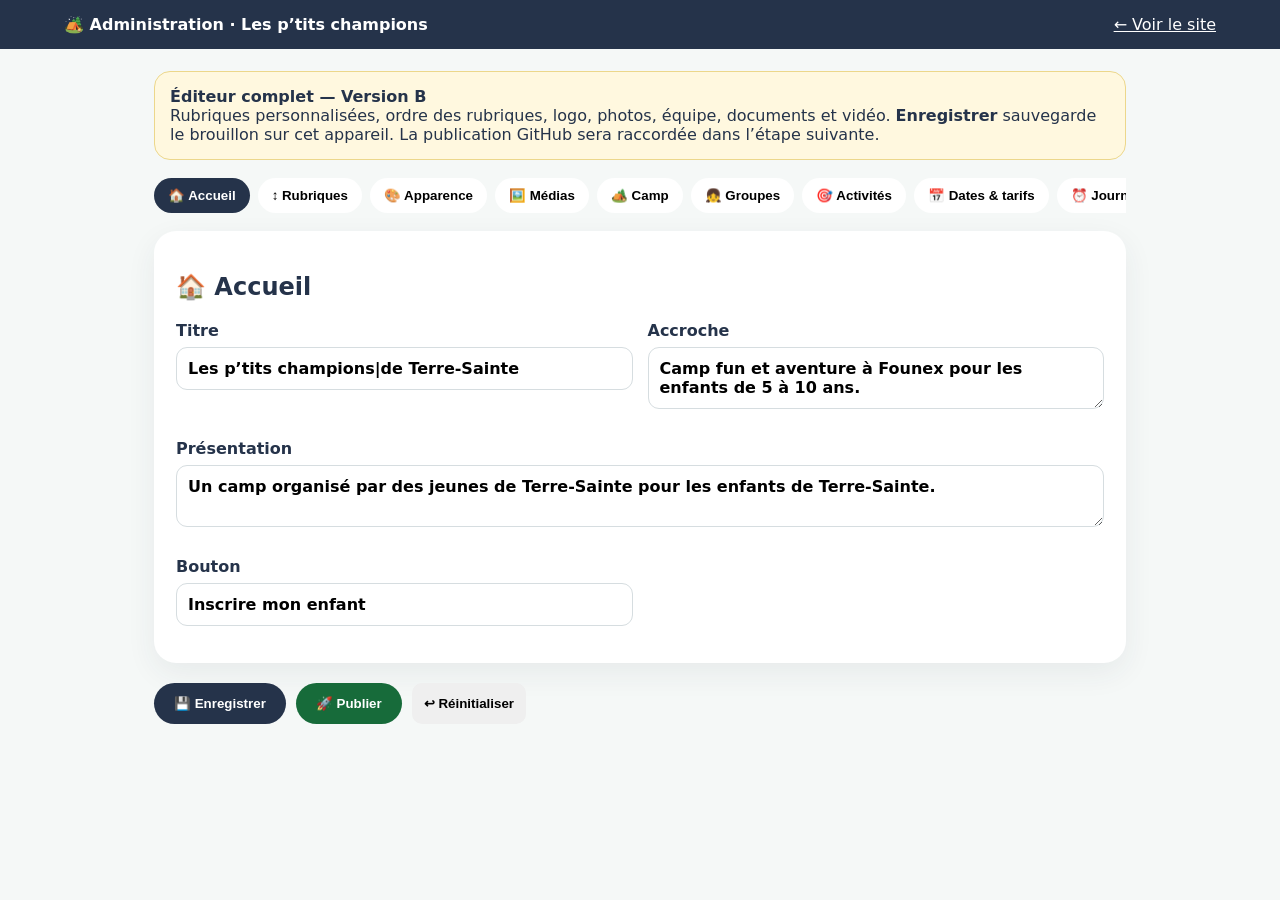
<file: admin 2.html>
<!doctype html><html lang="fr"><head><meta charset="utf-8"><meta name="viewport" content="width=device-width,initial-scale=1"><title>Administration — Les p’tits champions</title>
<style>
:root{--p:#25334a;--a:#e7f6ec;--bg:#f5f8f7}*{box-sizing:border-box}body{margin:0;font-family:system-ui,sans-serif;background:var(--bg);color:var(--p)}header{background:var(--p);color:#fff;padding:15px 5%;display:flex;justify-content:space-between}header a{color:#fff}main{max-width:1100px;margin:auto;padding:22px 5% 70px}.notice{background:#fff8df;border:1px solid #ecd78b;border-radius:16px;padding:15px;margin-bottom:18px}.tabs{display:flex;gap:8px;overflow:auto;margin-bottom:18px}.tabs button{border:0;background:#fff;padding:10px 14px;border-radius:999px;font-weight:800;white-space:nowrap}.tabs .active{background:var(--p);color:#fff}.panel{display:none;background:#fff;border-radius:22px;padding:22px;box-shadow:0 10px 30px #25334a12}.panel.active{display:block}.grid{display:grid;grid-template-columns:1fr 1fr;gap:15px}.full{grid-column:1/-1}label{display:block;font-weight:750;margin-bottom:15px}input,textarea,select{display:block;width:100%;margin-top:7px;padding:11px;border:1px solid #d6dde0;border-radius:11px;font:inherit}input[type=color]{height:45px;padding:3px}.item{border:1px solid #dfe6e8;border-radius:16px;padding:15px;margin:12px 0}.head{display:flex;justify-content:space-between;gap:10px}.section{display:flex;align-items:center;gap:8px;border:1px solid #e1e6e8;border-radius:12px;padding:11px;margin:8px 0}.section .name{flex:1;font-weight:800}.action{border:0;border-radius:10px;padding:9px 12px;font-weight:800;cursor:pointer}.add{background:#e7f6ec}.del{background:#ffe5e5}.save,.pub{border:0;border-radius:999px;padding:13px 20px;font-weight:900;color:#fff}.save{background:var(--p)}.pub{background:#176b3a}.actions{display:flex;gap:10px;flex-wrap:wrap;margin-top:20px}.media{max-width:180px;max-height:130px;border-radius:12px;display:block;margin:8px 0}.small{font-size:.9rem;color:#617080}@media(max-width:720px){.grid{grid-template-columns:1fr}.full{grid-column:auto}}
</style></head><body>
<header><strong>🏕️ Administration · Les p’tits champions</strong><a href="index.html">← Voir le site</a></header>
<main><div class="notice"><strong>Éditeur complet — Version B</strong><br>Rubriques personnalisées, ordre des rubriques, logo, photos, équipe, documents et vidéo. <strong>Enregistrer</strong> sauvegarde le brouillon sur cet appareil. La publication GitHub sera raccordée dans l’étape suivante.</div>
<div class="tabs">
<button class="active" data-t="accueil">🏠 Accueil</button><button data-t="rubriques">↕️ Rubriques</button><button data-t="apparence">🎨 Apparence</button><button data-t="medias">🖼️ Médias</button><button data-t="camp">🏕️ Camp</button><button data-t="groupes">👧 Groupes</button><button data-t="activites">🎯 Activités</button><button data-t="dates">📅 Dates & tarifs</button><button data-t="journee">⏰ Journée</button><button data-t="equipe">👩 Équipe</button><button data-t="documents">📄 Documents</button><button data-t="video">🎬 Vidéo 2026</button><button data-t="faq">❓ FAQ</button><button data-t="parametres">⚙️ Paramètres</button>
</div>
<section class="panel active" id="accueil"><h2>🏠 Accueil</h2><div class="grid"><label>Titre<input id="heroTitle"></label><label>Accroche<textarea id="heroLead"></textarea></label><label class="full">Présentation<textarea id="heroIntro"></textarea></label><label>Bouton<input id="registerButton"></label></div></section>
<section class="panel" id="rubriques"><h2>↕️ Rubriques</h2><p class="small">Utilisez ↑ et ↓ pour modifier l’ordre. Vous pouvez créer des rubriques libres.</p><div id="sections"></div><button class="action add" onclick="addSection()">＋ Ajouter une rubrique</button></section>
<section class="panel" id="apparence"><h2>🎨 Logo & style</h2><div class="grid"><label>Nom du logo<input id="logoText"></label><label>Couleur principale<input id="primaryColor" type="color"></label><label>Couleur secondaire<input id="secondaryColor" type="color"></label><label>Fond<input id="backgroundColor" type="color"></label><label>Police<select id="fontFamily"><option>system-ui</option><option>Georgia</option><option>Trebuchet MS</option><option>Arial</option></select></label></div><label>Logo — choisissez un fichier<input id="logoFile" type="file" accept="image/*"></label><img id="logoPreview" class="media"><label>Pied de page<input id="footerText"></label></section>
<section class="panel" id="medias"><h2>🖼️ Photos</h2><p class="small">Vous pouvez maintenant choisir une vraie image depuis Photos/Fichiers.</p><div id="photos"></div><button class="action add" onclick="addPhoto()">＋ Ajouter une photo</button></section>
<section class="panel" id="camp"><h2>🏕️ Présentation du camp</h2><label>Titre<input id="campTitle"></label><label>Présentation<textarea id="campDescription"></textarea></label><div id="cards"></div><button class="action add" onclick="addCard()">＋ Ajouter un élément</button></section>
<section class="panel" id="groupes"><h2>👧 Groupes</h2><div class="grid"><label>Mini champions<input id="miniTitle"></label><label>Âge<input id="miniAge"></label><label class="full">Description<textarea id="miniText"></textarea></label><label>Grands champions<input id="bigTitle"></label><label>Âge<input id="bigAge"></label><label class="full">Description<textarea id="bigText"></textarea></label></div></section>
<section class="panel" id="activites"><h2>🎯 Activités</h2><div id="activities"></div><button class="action add" onclick="addActivity()">＋ Ajouter une activité</button></section>
<section class="panel" id="dates"><h2>📅 Dates & tarifs</h2><label>Date limite<input id="deadline"></label><div id="weeks"></div><button class="action add" onclick="addWeek()">＋ Ajouter une semaine</button><div class="grid"><label>Premier enfant<input id="price1"></label><label>Dès le deuxième<input id="price2"></label><label class="full">Paiement<textarea id="payment"></textarea></label></div></section>
<section class="panel" id="journee"><h2>⏰ Journée type</h2><div id="schedule"></div><button class="action add" onclick="addSchedule()">＋ Ajouter un moment</button></section>
<section class="panel" id="equipe"><h2>👩 Équipe</h2><h3>Fondatrices</h3><div id="founders"></div><button class="action add" onclick="addPerson('founders')">＋ Ajouter une fondatrice</button><h3>Moniteurs</h3><div id="monitors"></div><button class="action add" onclick="addPerson('monitors')">＋ Ajouter un moniteur</button></section>
<section class="panel" id="documents"><h2>📄 Documents</h2><div id="docs"></div><button class="action add" onclick="addDoc()">＋ Ajouter un document</button></section>
<section class="panel" id="video"><h2>🎬 Vidéo du camp 2026</h2><label>Titre<input id="videoTitle"></label><label>Présentation<textarea id="videoText"></textarea></label><label>Choisir la vidéo<input id="videoFile" type="file" accept="video/*"></label><video id="videoPreview" controls style="max-width:100%;display:none"></video><p class="small">La publication définitive de la vidéo sera raccordée à un hébergement adapté.</p></section>
<section class="panel" id="faq"><h2>❓ FAQ</h2><div id="faqList"></div><button class="action add" onclick="addFaq()">＋ Ajouter une question</button></section>
<section class="panel" id="parametres"><h2>⚙️ Paramètres</h2><div class="grid"><label>Nom du camp<input id="campName"></label><label>Lieu<input id="location"></label><label class="full">E-mail pour les inscriptions<input id="contactEmail" type="email"></label><label class="full">Informations<textarea id="extraInfo"></textarea></label></div></section>
<div class="actions"><button class="save" onclick="save()">💾 Enregistrer</button><button class="pub" onclick="publish()">🚀 Publier</button><button class="action" onclick="resetAll()">↩ Réinitialiser</button></div><p id="status"></p></main>
<script>
const K="ptits_champions_editor_v2";
const D={heroTitle:"Les p’tits champions|de Terre-Sainte",heroLead:"Camp fun et aventure à Founex pour les enfants de 5 à 10 ans.",heroIntro:"Un camp organisé par des jeunes de Terre-Sainte pour les enfants de Terre-Sainte.",registerButton:"Inscrire mon enfant",logoText:"Les p’tits champions de Terre-Sainte",primaryColor:"#25334a",secondaryColor:"#e7f6ec",backgroundColor:"#f5f8f7",fontFamily:"system-ui",footerText:"Les p’tits champions de Terre-Sainte",logo:"",video:"",videoTitle:"Souvenirs du camp 2026",videoText:"Découvrez la vidéo réalisée par les enfants du camp 2026.",campTitle:"Une semaine pleine d’aventures",campDescription:"Un camp fun et aventure pensé pour les enfants de Terre-Sainte.",miniTitle:"Mini champions",miniAge:"5–7 ans",miniText:"Un programme adapté aux plus jeunes.",bigTitle:"Grands champions",bigAge:"8–10 ans",bigText:"Des défis et activités pour les plus grands.",deadline:"15 juin 2027",price1:"CHF 350.–",price2:"CHF 300.–",payment:"Twint ou virement jusqu’à 48 h avant le camp.",campName:"Les p’tits champions de Terre-Sainte",location:"Founex",contactEmail:"",extraInfo:"",
sections:[["Accueil",true],["Le camp",true],["Les groupes",true],["Activités",true],["Dates & tarifs",true],["Notre équipe",true],["Documents",true],["Souvenirs 2026",true],["FAQ",true]],
photos:[],cards:[["🤝","Entre copains","Créer des souvenirs ensemble."],["🎨","Créatif & curieux","Ateliers et projets adaptés."],["🏃","Actif & aventurier","Jeux et activités de plein air."]],activities:[["🗺️","Chasses au trésor","Défis & énigmes"],["💦","Jeux d’eau","Pour se rafraîchir"],["🎨","Ateliers créatifs","Créer & imaginer"],["🍪","Ateliers cuisine","Selon l’âge"],["🎬","Création vidéo","8–10 ans"],["⚽","Multisport","Découvrir plusieurs sports"]],weeks:["5–9 juillet 2027","12–16 juillet 2027","9–13 août 2027","15–20 août 2027"],schedule:[["08:45–09:00","Accueil au terrain de jeux du centre de Founex"],["Matin","Activité principale"],["Midi","Repas et temps calme"],["Après-midi","Activités et jeux"],["16:30–16:45","Départ"]],founders:[],monitors:[],docs:[["Autorisation de participation",""],["Fiche sanitaire",""],["Conditions générales",""],["Autorisation photo/vidéo",""]],faq:[["À qui s’adresse le camp ?","Aux enfants de 5 à 10 ans."],["Où se déroule l’accueil ?","Au terrain de jeux du centre de Founex."]]};
let d=JSON.parse(localStorage.getItem(K)||JSON.stringify(D));const $=x=>document.getElementById(x),esc=x=>String(x??"").replaceAll("&","&amp;").replaceAll("<","&lt;").replaceAll(">","&gt;").replaceAll('"',"&quot;");
const fields=["heroTitle","heroLead","heroIntro","registerButton","logoText","primaryColor","secondaryColor","backgroundColor","fontFamily","footerText","campTitle","campDescription","miniTitle","miniAge","miniText","bigTitle","bigAge","bigText","deadline","price1","price2","payment","videoTitle","videoText","campName","location","contactEmail","extraInfo"];
function fill(){fields.forEach(k=>{if($(k))$(k).value=d[k]??""});if(d.logo)$("logoPreview").src=d.logo;render()}
function render(){renderSections();list("cards",d.cards,["Icône","Titre","Texte"]);list("activities",d.activities,["Icône","Nom","Description"]);list("weeks",d.weeks,["Semaine"]);list("schedule",d.schedule,["Horaire","Description"]);renderPhotos();renderPeople();renderDocs();list("faqList",d.faq,["Question","Réponse"])}
function renderSections(){$("sections").innerHTML=d.sections.map((x,i)=>`<div class="section"><b>☰</b><span class="name">${esc(x[0])}</span><button class="action" onclick="moveS(${i},-1)">↑</button><button class="action" onclick="moveS(${i},1)">↓</button><button class="action" onclick="renameS(${i})">✏️</button><button class="action" onclick="d.sections.splice(${i},1);renderSections()">🗑️</button></div>`).join("")}
function moveS(i,n){let j=i+n;if(j<0||j>=d.sections.length)return;[d.sections[i],d.sections[j]]=[d.sections[j],d.sections[i]];renderSections()}
function renameS(i){let n=prompt("Nouveau nom :",d.sections[i][0]);if(n){d.sections[i][0]=n;renderSections()}}
function addSection(){let n=prompt("Nom de la nouvelle rubrique :");if(n){d.sections.push([n,true]);renderSections()}}
function list(id,a,labels){$(id).innerHTML=a.map((x,i)=>{let v=Array.isArray(x)?x:[x];return `<div class=item><div class=head><b>Élément ${i+1}</b><button class="action del" onclick="this.closest('.item').remove();d.${id==='cards'?'cards':id==='activities'?'activities':id==='weeks'?'weeks':id==='schedule'?'schedule':'faq'}.splice(${i},1)">Supprimer</button></div>${labels.map((l,j)=>`<label>${l}<input value="${esc(v[j])}" oninput="setv('${id}',${i},${j},this.value)"></label>`).join("")}</div>`}).join("")}
function setv(id,i,j,v){let k=id==="cards"?"cards":id==="activities"?"activities":id==="weeks"?"weeks":id==="schedule"?"schedule":"faq";if(Array.isArray(d[k][i]))d[k][i][j]=v;else d[k][i]=v}
function renderPhotos(){$("photos").innerHTML=d.photos.map((x,i)=>`<div class=item><div class=head><b>Photo ${i+1}</b><button class="action del" onclick="d.photos.splice(${i},1);renderPhotos()">Supprimer</button></div><label>Légende<input value="${esc(x.caption)}" oninput="d.photos[${i}].caption=this.value"></label>${x.data?`<img class="media" src="${x.data}">`:""}<label>Fichier image<input type="file" accept="image/*" onchange="img(this,${i})"></label></div>`).join("")}
function img(input,i){let f=input.files[0];if(!f)return;let r=new FileReader();r.onload=()=>{d.photos[i].data=r.result;renderPhotos()};r.readAsDataURL(f)}
function addPhoto(){d.photos.push({caption:"Nouvelle photo",data:""});renderPhotos()}
function renderPeople(){["founders","monitors"].forEach(k=>$(k).innerHTML=d[k].map((x,i)=>`<div class=item><div class=head><b>${k==="founders"?"Fondatrice":"Moniteur"} ${i+1}</b><button class="action del" onclick="d.${k}.splice(${i},1);renderPeople()">Supprimer</button></div><label>Nom<input value="${esc(x.name)}" oninput="d.${k}[${i}].name=this.value"></label><label>Rôle<input value="${esc(x.role)}" oninput="d.${k}[${i}].role=this.value"></label><label>Expérience<input value="${esc(x.exp)}" oninput="d.${k}[${i}].exp=this.value"></label><label>Présentation<textarea oninput="d.${k}[${i}].text=this.value">${esc(x.text)}</textarea></label>${x.photo?`<img class="media" src="${x.photo}">`:""}<label>Photo<input type="file" accept="image/*" onchange="personImg(this,'${k}',${i})"></label></div>`).join(""))}
function personImg(input,k,i){let f=input.files[0];if(!f)return;let r=new FileReader();r.onload=()=>{d[k][i].photo=r.result;renderPeople()};r.readAsDataURL(f)}
function addPerson(k){d[k].push({name:"Prénom Nom",role:k==="founders"?"Fondatrice":"Moniteur",exp:"",text:"",photo:""});renderPeople()}
function renderDocs(){$("docs").innerHTML=d.docs.map((x,i)=>`<div class=item><div class=head><b>Document ${i+1}</b><button class="action del" onclick="d.docs.splice(${i},1);renderDocs()">Supprimer</button></div><label>Nom<input value="${esc(x[0])}" oninput="d.docs[${i}][0]=this.value"></label><label>Fichier PDF<input type="file" accept="application/pdf" onchange="docFile(this,${i})"></label><span class="small">${esc(x[1])}</span></div>`).join("")}
function docFile(input,i){if(input.files[0])d.docs[i][1]=input.files[0].name;renderDocs()}
function addDoc(){d.docs.push(["Nouveau document",""]);renderDocs()}
function addCard(){d.cards.push(["⭐","Nouvel élément","Description"]);render()}
function addActivity(){d.activities.push(["⭐","Nouvelle activité","Description"]);render()}
function addWeek(){d.weeks.push("Nouvelle semaine");render()}
function addSchedule(){d.schedule.push(["Horaire","Description"]);render()}
function addFaq(){d.faq.push(["Nouvelle question ?","Nouvelle réponse."]);render()}
$("logoFile").onchange=e=>{let f=e.target.files[0];if(!f)return;let r=new FileReader();r.onload=()=>{d.logo=r.result;$("logoPreview").src=r.result};r.readAsDataURL(f)};
$("videoFile").onchange=e=>{let f=e.target.files[0];if(!f)return;let r=new FileReader();r.onload=()=>{d.video=r.result;$("videoPreview").src=r.result;$("videoPreview").style.display="block"};r.readAsDataURL(f)};
function sync(){fields.forEach(k=>{if($(k))d[k]=$(k).value})}
function save(){sync();localStorage.setItem(K,JSON.stringify(d));$("status").textContent="✓ Brouillon enregistré sur cet appareil."}
function publish(){save();alert("Le contenu est prêt. La publication réelle vers GitHub sera activée dans l’étape suivante.");}
function resetAll(){if(confirm("Réinitialiser ?")){localStorage.removeItem(K);d=JSON.parse(JSON.stringify(D));fill()}}
document.querySelectorAll(".tabs button").forEach(b=>b.onclick=()=>{document.querySelectorAll(".tabs button").forEach(x=>x.classList.remove("active"));document.querySelectorAll(".panel").forEach(x=>x.classList.remove("active"));b.classList.add("active");$(b.dataset.t).classList.add("active")});fill();
</script></body></html>
</file>
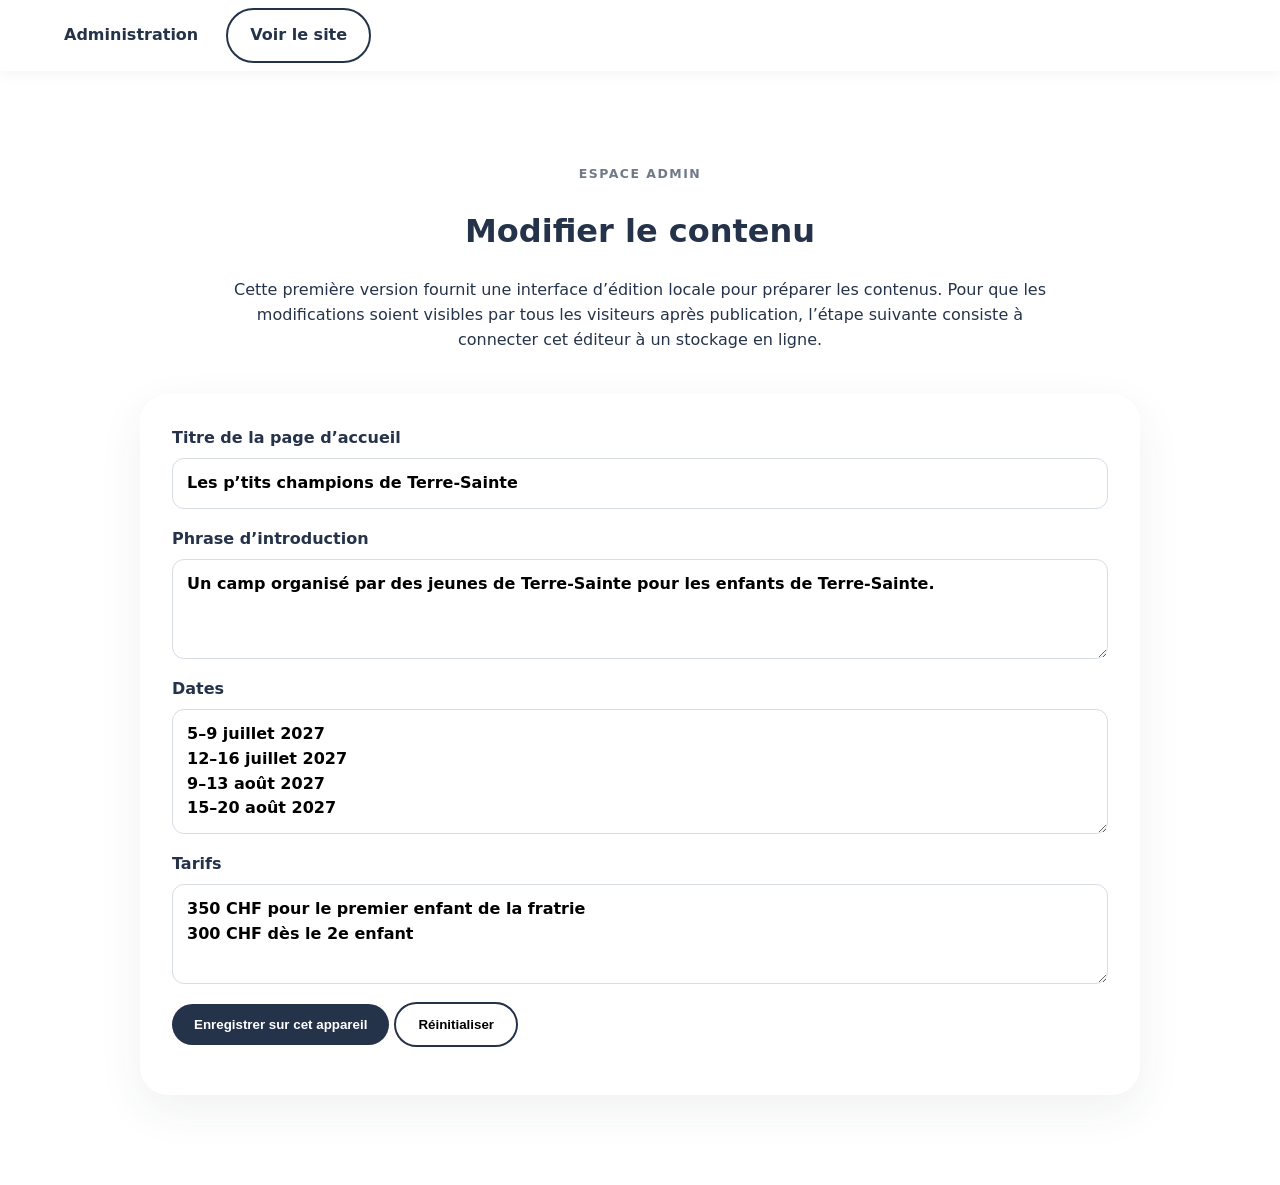
<file: admin-ancien.html>
<!doctype html>
<html lang="fr"><head><meta charset="utf-8"><meta name="viewport" content="width=device-width,initial-scale=1"><title>Administration · Les p’tits champions</title><link rel="stylesheet" href="styles.css"></head>
<body>
<header class="site-header"><a class="brand" href="index.html"><strong>Administration</strong></a><a class="btn secondary" href="index.html">Voir le site</a></header>
<main class="section">
<div class="section-heading"><span class="eyebrow">ESPACE ADMIN</span><h1>Modifier le contenu</h1><p>Cette première version fournit une interface d’édition locale pour préparer les contenus. Pour que les modifications soient visibles par tous les visiteurs après publication, l’étape suivante consiste à connecter cet éditeur à un stockage en ligne.</p></div>
<div class="form-card">
<label>Titre de la page d’accueil<input id="title" value="Les p’tits champions de Terre-Sainte"></label>
<label>Phrase d’introduction<textarea id="intro" rows="3">Un camp organisé par des jeunes de Terre-Sainte pour les enfants de Terre-Sainte.</textarea></label>
<label>Dates<textarea id="datesAdmin" rows="4">5–9 juillet 2027
12–16 juillet 2027
9–13 août 2027
15–20 août 2027</textarea></label>
<label>Tarifs<textarea id="prices" rows="3">350 CHF pour le premier enfant de la fratrie
300 CHF dès le 2e enfant</textarea></label>
<button class="btn primary" onclick="save()">Enregistrer sur cet appareil</button>
<button class="btn secondary" onclick="resetData()">Réinitialiser</button>
<p id="status"></p>
</div>
</main>
<script>
const fields=['title','intro','datesAdmin','prices'];
function load(){fields.forEach(id=>{const v=localStorage.getItem('camp_'+id);if(v!==null)document.getElementById(id).value=v})}
function save(){fields.forEach(id=>localStorage.setItem('camp_'+id,document.getElementById(id).value));document.getElementById('status').textContent='Modifications enregistrées sur cet appareil.'}
function resetData(){fields.forEach(id=>localStorage.removeItem('camp_'+id));location.reload()}
load();
</script>
</body></html>
</file>
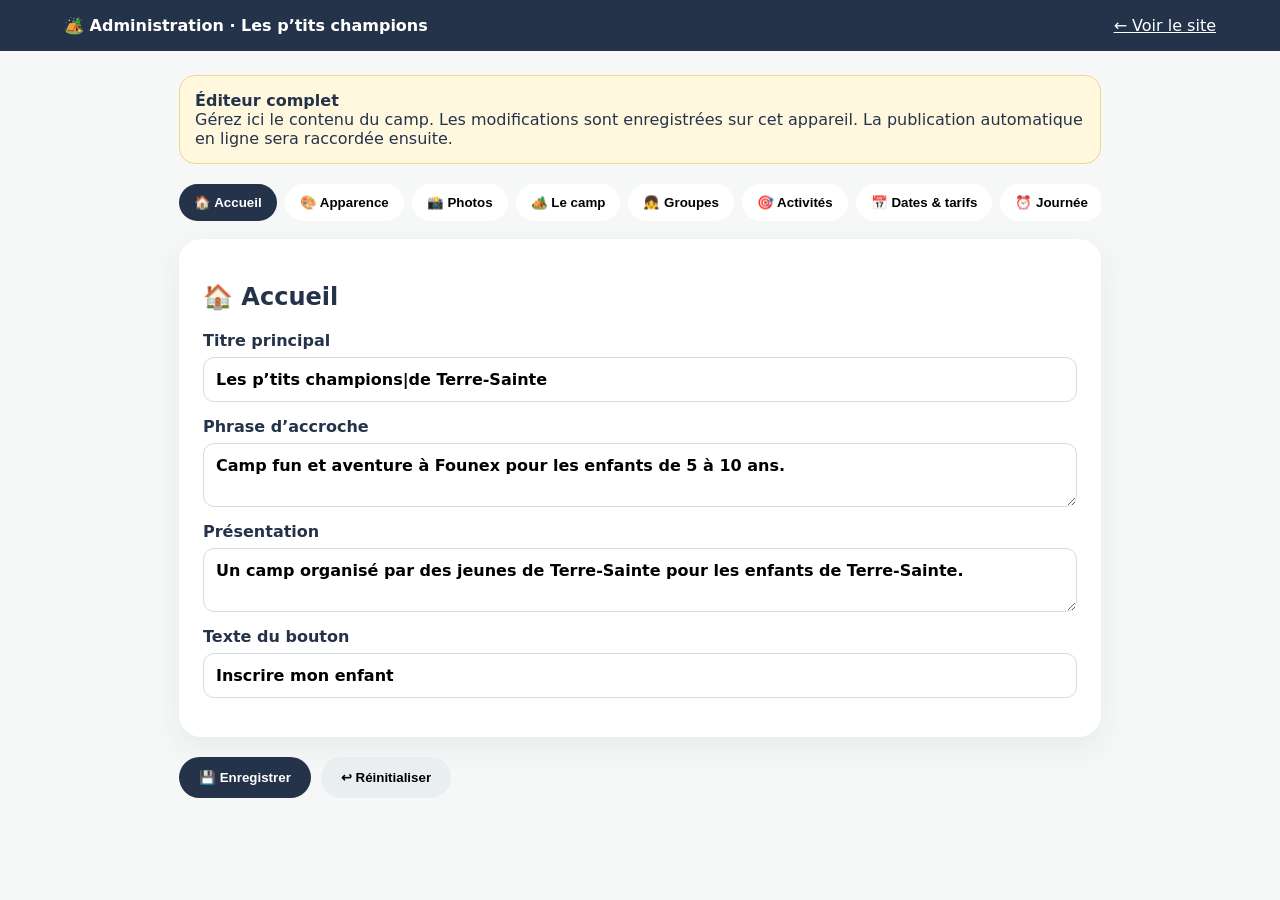
<file: admin-complet-les-ptits-champions.html>
<!doctype html>
<html lang="fr"><head><meta charset="utf-8"><meta name="viewport" content="width=device-width,initial-scale=1">
<title>Administration — Les p’tits champions</title>
<style>
*{box-sizing:border-box}body{margin:0;font-family:system-ui,sans-serif;background:#f5f8f7;color:#25334a}header{background:#25334a;color:#fff;padding:16px 5%;display:flex;justify-content:space-between;gap:15px}header a{color:#fff}main{max-width:1050px;margin:auto;padding:24px 5% 60px}.notice{background:#fff8df;border:1px solid #ecd78b;border-radius:16px;padding:15px;margin-bottom:20px}.tabs{display:flex;gap:8px;overflow:auto;margin-bottom:18px}.tabs button{border:0;background:#fff;padding:11px 15px;border-radius:999px;font-weight:800;white-space:nowrap}.tabs .active{background:#25334a;color:#fff}.panel{display:none;background:#fff;border-radius:22px;padding:24px;box-shadow:0 10px 30px #25334a12}.panel.active{display:block}.grid{display:grid;grid-template-columns:1fr 1fr;gap:15px}.full{grid-column:1/-1}label{display:block;font-weight:700;margin-bottom:15px}input,textarea,select{display:block;width:100%;margin-top:7px;padding:12px;border:1px solid #d6dde0;border-radius:11px;font:inherit}.item{border:1px solid #e1e6e8;border-radius:16px;padding:16px;margin:12px 0}.head{display:flex;justify-content:space-between;gap:10px;margin-bottom:10px}button.action{border:0;border-radius:10px;padding:9px 12px;font-weight:800}.add{background:#e7f6ec}.del{background:#ffe5e5}.actions{display:flex;gap:10px;margin-top:20px}.save,.reset{border:0;border-radius:999px;padding:13px 20px;font-weight:900}.save{background:#25334a;color:#fff}.reset{background:#e9eef0}.small{font-size:.9rem;color:#617080}@media(max-width:700px){.grid{grid-template-columns:1fr}.full{grid-column:auto}header{flex-direction:column}}
</style></head><body>
<header><strong>🏕️ Administration · Les p’tits champions</strong><a href="index.html">← Voir le site</a></header>
<main><div class="notice"><strong>Éditeur complet</strong><br>Gérez ici le contenu du camp. Les modifications sont enregistrées sur cet appareil. La publication automatique en ligne sera raccordée ensuite.</div>
<div class="tabs">
<button class="active" data-t="accueil">🏠 Accueil</button><button data-t="apparence">🎨 Apparence</button><button data-t="photos">📸 Photos</button><button data-t="camp">🏕️ Le camp</button><button data-t="groupes">👧 Groupes</button><button data-t="activites">🎯 Activités</button><button data-t="dates">📅 Dates & tarifs</button><button data-t="journee">⏰ Journée</button><button data-t="equipe">👩 Équipe</button><button data-t="documents">📄 Documents</button><button data-t="faq">❓ FAQ</button><button data-t="parametres">⚙️ Paramètres</button>
</div>
<section class="panel active" id="accueil"><h2>🏠 Accueil</h2><label>Titre principal<input id="heroTitle"></label><label>Phrase d’accroche<textarea id="heroLead"></textarea></label><label>Présentation<textarea id="heroIntro"></textarea></label><label>Texte du bouton<input id="registerButton"></label></section>
<section class="panel" id="apparence"><h2>🎨 Apparence</h2><div class="grid"><label>Nom du logo<input id="logoText"></label><label>Couleur principale<input id="primaryColor" type="color"></label><label>Couleur secondaire<input id="secondaryColor" type="color"></label><label>Couleur de fond<input id="backgroundColor" type="color"></label><label>Style<select id="pageStyle"><option>Doux et arrondi</option><option>Classique</option><option>Ludique</option></select></label></div><p class="small">Le téléversement réel du logo sera raccordé au stockage en ligne.</p></section>
<section class="panel" id="photos"><h2>📸 Photos</h2><div id="photosList"></div><button class="action add" onclick="addPhoto()">＋ Ajouter une photo</button></section>
<section class="panel" id="camp"><h2>🏕️ Le camp</h2><label>Titre<input id="campTitle"></label><label>Présentation<textarea id="campDescription"></textarea></label><div id="cards"></div><button class="action add" onclick="addCard()">＋ Ajouter un élément</button></section>
<section class="panel" id="groupes"><h2>👧 Groupes</h2><div class="grid"><label>Mini champions — titre<input id="miniTitle"></label><label>Âge<input id="miniAge"></label><label class="full">Description<textarea id="miniText"></textarea></label><label>Grands champions — titre<input id="bigTitle"></label><label>Âge<input id="bigAge"></label><label class="full">Description<textarea id="bigText"></textarea></label></div></section>
<section class="panel" id="activites"><h2>🎯 Activités</h2><div id="activities"></div><button class="action add" onclick="addActivity()">＋ Ajouter une activité</button></section>
<section class="panel" id="dates"><h2>📅 Dates & tarifs</h2><label>Date limite<input id="deadline"></label><div id="weeks"></div><button class="action add" onclick="addWeek()">＋ Ajouter une semaine</button><div class="grid"><label>Premier enfant<input id="price1"></label><label>Dès le deuxième<input id="price2"></label><label class="full">Paiement<textarea id="payment"></textarea></label></div></section>
<section class="panel" id="journee"><h2>⏰ Journée type</h2><div id="schedule"></div><button class="action add" onclick="addSchedule()">＋ Ajouter un moment</button></section>
<section class="panel" id="equipe"><h2>👩 Équipe</h2><h3>Fondatrices</h3><div id="founders"></div><button class="action add" onclick="addFounder()">＋ Ajouter une fondatrice</button><h3>Moniteurs</h3><div id="monitors"></div><button class="action add" onclick="addMonitor()">＋ Ajouter un moniteur</button></section>
<section class="panel" id="documents"><h2>📄 Documents</h2><p class="small">Autorisation de participation, fiche sanitaire, conditions générales, autorisation photo/vidéo, etc.</p><div id="documentsList"></div><button class="action add" onclick="addDocument()">＋ Ajouter un document</button></section>
<section class="panel" id="faq"><h2>❓ FAQ</h2><div id="faqList"></div><button class="action add" onclick="addFaq()">＋ Ajouter une question</button></section>
<section class="panel" id="parametres"><h2>⚙️ Paramètres</h2><div class="grid"><label>Nom du camp<input id="campName"></label><label>Lieu<input id="location"></label><label class="full">E-mail<input id="contactEmail"></label><label class="full">Informations<textarea id="extraInfo"></textarea></label></div></section>
<div class="actions"><button class="save" onclick="save()">💾 Enregistrer</button><button class="reset" onclick="resetAll()">↩ Réinitialiser</button></div><p id="status"></p>
</main>
<script>
const KEY="ptits_champions_complete_editor",D={heroTitle:"Les p’tits champions|de Terre-Sainte",heroLead:"Camp fun et aventure à Founex pour les enfants de 5 à 10 ans.",heroIntro:"Un camp organisé par des jeunes de Terre-Sainte pour les enfants de Terre-Sainte.",registerButton:"Inscrire mon enfant",logoText:"Les p’tits champions de Terre-Sainte",primaryColor:"#25334a",secondaryColor:"#e7f6ec",backgroundColor:"#f5f8f7",pageStyle:"Doux et arrondi",campTitle:"Une semaine pleine d’aventures",campDescription:"Un camp fun et aventure pensé pour les enfants de Terre-Sainte.",miniTitle:"Mini champions",miniAge:"5–7 ans",miniText:"Programme adapté aux plus jeunes.",bigTitle:"Grands champions",bigAge:"8–10 ans",bigText:"Défis, projets et activités pour les plus grands.",campName:"Les p’tits champions de Terre-Sainte",location:"Founex",contactEmail:"",extraInfo:"",photos:[],cards:[["🤝","Entre copains","Créer des souvenirs ensemble."],["🎨","Créatif & curieux","Ateliers et projets adaptés."],["🏃","Actif & aventurier","Jeux et activités de plein air."]],activities:[["🗺️","Chasses au trésor","Défis & énigmes"],["💦","Jeux d’eau","Pour se rafraîchir"],["🎨","Ateliers créatifs","Créer & imaginer"],["🍪","Ateliers cuisine","5–7 ans"],["🎬","Création vidéo","8–10 ans"],["🚲","Sorties à vélo","8–10 ans"],["⚽","Multisport","Découvrir plusieurs sports"]],weeks:["5–9 juillet 2027","12–16 juillet 2027","9–13 août 2027","15–20 août 2027"],deadline:"15 juin 2027",price1:"CHF 350.–",price2:"CHF 300.–",payment:"Twint ou virement jusqu’à 48 h avant le camp.",schedule:[["08:45–09:00","Accueil au terrain de jeux du centre de Founex"],["Matin","Activité principale"],["Midi","Repas et temps calme"],["Après-midi","Activités et jeux"],["16:30–16:45","Départ"]],founders:[],monitors:[],documents:[["Autorisation de participation","Document à télécharger","autorisation-participation.pdf"],["Fiche sanitaire","Document à télécharger","fiche-sanitaire.pdf"],["Conditions générales","Document à télécharger","conditions-generales.pdf"],["Autorisation photo/vidéo","Document à télécharger","autorisation-photo-video.pdf"]],faq:[["À qui s’adresse le camp ?","Aux enfants de 5 à 10 ans."],["Où se déroule l’accueil ?","Au terrain de jeux du centre de Founex."],["Comment payer ?","Par Twint, virement ou espèces selon les modalités indiquées."]]};
let d=JSON.parse(localStorage.getItem(KEY)||JSON.stringify(D)), $=id=>document.getElementById(id),esc=s=>String(s).replaceAll("&","&amp;").replaceAll("<","&lt;").replaceAll(">","&gt;").replaceAll('"',"&quot;");
function fill(){["heroTitle","heroLead","heroIntro","registerButton","logoText","primaryColor","secondaryColor","backgroundColor","pageStyle","campTitle","campDescription","miniTitle","miniAge","miniText","bigTitle","bigAge","bigText","campName","location","contactEmail","extraInfo","deadline","price1","price2","payment"].forEach(k=>$(k).value=d[k]??"");render()}
function render(){renderList("photosList",d.photos,["Nom/légende","Fichier ou chemin","Emplacement"],"photos");renderList("cards",d.cards,["Icône","Titre","Texte"],"cards");renderList("activities",d.activities,["Icône","Nom","Description"],"activities");renderList("weeks",d.weeks,["Semaine"],"weeks");renderList("schedule",d.schedule,["Horaire","Description"],"schedule");renderPeople();renderList("documentsList",d.documents,["Nom","Description","Fichier"],"documents");renderList("faqList",d.faq,["Question","Réponse"],"faq")}
function renderList(id,a,labels,key){$(id).innerHTML=a.map((x,i)=>{let vals=Array.isArray(x)?x:[x];return `<div class=item><div class=head><b>${key} ${i+1}</b><button class="action del" onclick="d.${key}.splice(${i},1);render()">Supprimer</button></div>${labels.map((l,j)=>`<label>${l}<input value="${esc(vals[j]??"")}" oninput="setVal('${key}',${i},${j},this.value)"></label>`).join("")}</div>`}).join("")}
function setVal(k,i,j,v){if(Array.isArray(d[k][i]))d[k][i][j]=v;else d[k][i]=v}
function renderPeople(){["founders","monitors"].forEach(k=>{$(k).innerHTML=d[k].map((x,i)=>`<div class=item><div class=head><b>${k==="founders"?"Fondatrice":"Moniteur"} ${i+1}</b><button class="action del" onclick="d.${k}.splice(${i},1);render()">Supprimer</button></div><label>Prénom et nom<input value="${esc(x[0])}" oninput="d.${k}[${i}][0]=this.value"></label><label>Rôle<input value="${esc(x[1])}" oninput="d.${k}[${i}][1]=this.value"></label><label>Photo<input value="${esc(x[2])}" oninput="d.${k}[${i}][2]=this.value"></label><label>Expérience / formation<input value="${esc(x[3])}" oninput="d.${k}[${i}][3]=this.value"></label><label>Présentation<textarea oninput="d.${k}[${i}][4]=this.value">${esc(x[4])}</textarea></label></div>`).join("")})}
function addPhoto(){d.photos.push(["Nouvelle photo","photo.jpg","galerie"]);render()}function addCard(){d.cards.push(["⭐","Nouvel élément","Description"]);render()}function addActivity(){d.activities.push(["⭐","Nouvelle activité","Description"]);render()}function addWeek(){d.weeks.push("Nouvelle semaine");render()}function addSchedule(){d.schedule.push(["Horaire","Description"]);render()}function addFounder(){d.founders.push(["Prénom Nom","Fondatrice","","","Présentation"]);render()}function addMonitor(){d.monitors.push(["Prénom Nom","Moniteur","","","Présentation"]);render()}function addDocument(){d.documents.push(["Nouveau document","Description","document.pdf"]);render()}function addFaq(){d.faq.push(["Nouvelle question ?","Nouvelle réponse."]);render()}
function save(){["heroTitle","heroLead","heroIntro","registerButton","logoText","primaryColor","secondaryColor","backgroundColor","pageStyle","campTitle","campDescription","miniTitle","miniAge","miniText","bigTitle","bigAge","bigText","campName","location","contactEmail","extraInfo","deadline","price1","price2","payment"].forEach(k=>d[k]=$(k).value);localStorage.setItem(KEY,JSON.stringify(d));$("status").textContent="✓ Modifications enregistrées sur cet appareil."}
function resetAll(){if(confirm("Réinitialiser toutes les modifications ?")){localStorage.removeItem(KEY);d=JSON.parse(JSON.stringify(D));fill();$("status").textContent="Contenu réinitialisé."}}
document.querySelectorAll(".tabs button").forEach(b=>b.onclick=()=>{document.querySelectorAll(".tabs button").forEach(x=>x.classList.remove("active"));document.querySelectorAll(".panel").forEach(x=>x.classList.remove("active"));b.classList.add("active");$(b.dataset.t).classList.add("active")});fill();
</script></body></html>
</file>
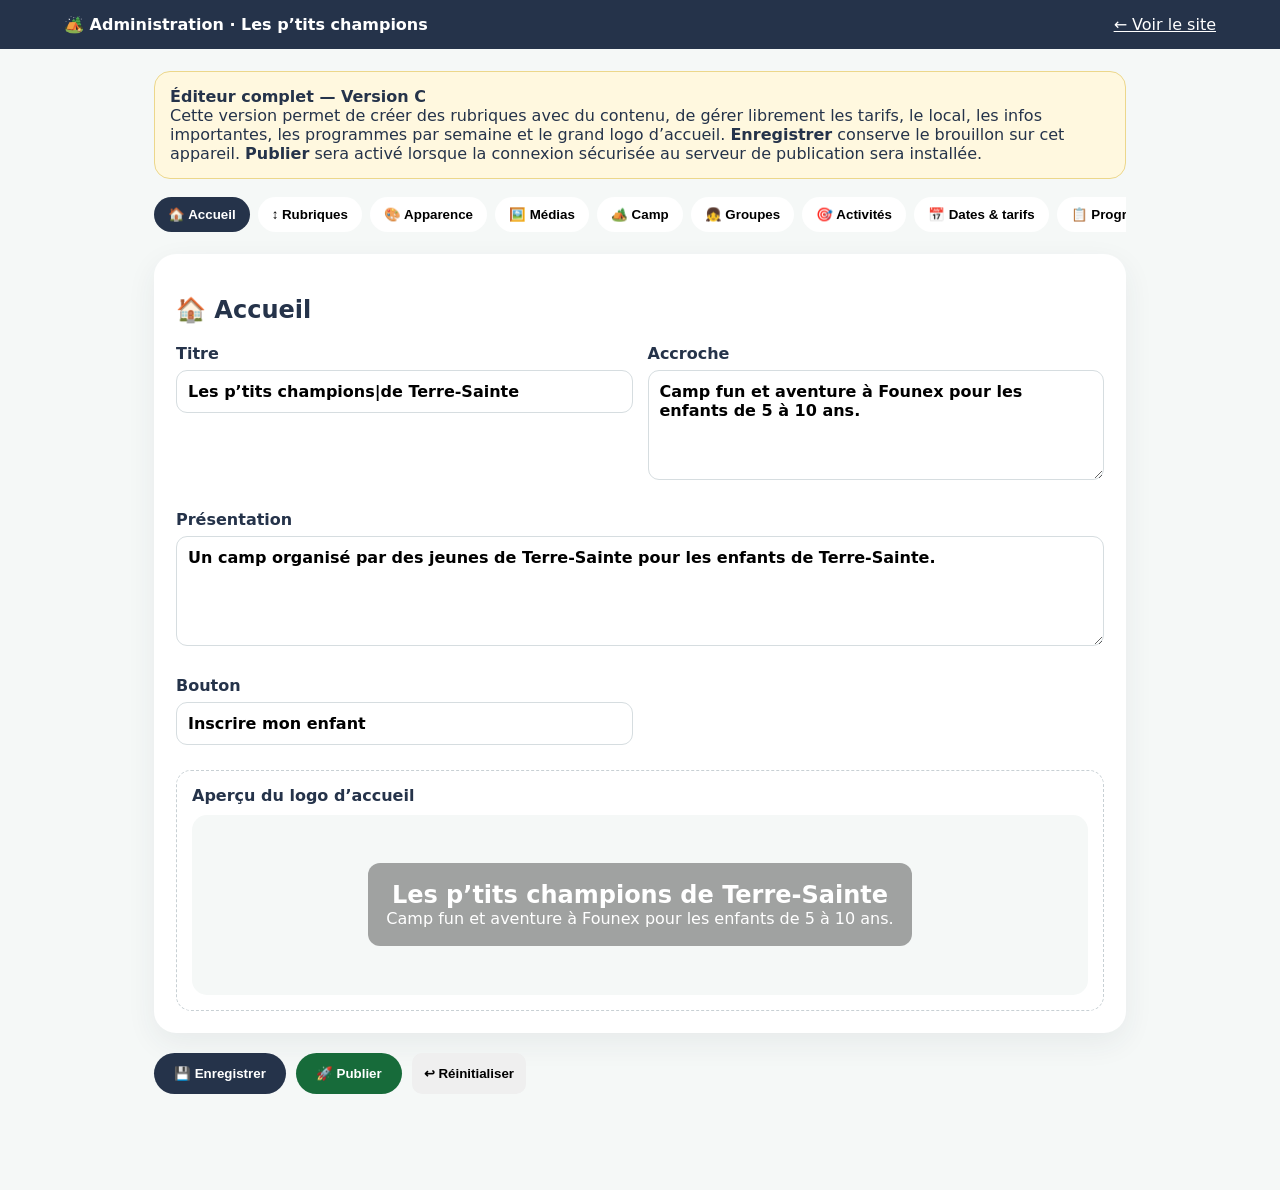
<file: admin.html>
<!doctype html>
<html lang="fr">
<head>
<meta charset="utf-8">
<meta name="viewport" content="width=device-width,initial-scale=1">
<title>Administration — Les p’tits champions</title>
<style>
:root{--p:#25334a;--a:#e7f6ec;--bg:#f5f8f7}
*{box-sizing:border-box}body{margin:0;font-family:system-ui,sans-serif;background:var(--bg);color:var(--p)}
header{background:var(--p);color:#fff;padding:15px 5%;display:flex;justify-content:space-between;gap:15px;align-items:center}
header a{color:#fff}.wrap{max-width:1100px;margin:auto;padding:22px 5% 80px}
.notice{background:#fff8df;border:1px solid #ecd78b;border-radius:16px;padding:15px;margin-bottom:18px}
.tabs{display:flex;gap:8px;overflow:auto;margin-bottom:18px;padding-bottom:4px}.tabs button{border:0;background:#fff;padding:10px 14px;border-radius:999px;font-weight:800;white-space:nowrap}.tabs .active{background:var(--p);color:#fff}
.panel{display:none;background:#fff;border-radius:22px;padding:22px;box-shadow:0 10px 30px #25334a12}.panel.active{display:block}
.grid{display:grid;grid-template-columns:1fr 1fr;gap:15px}.full{grid-column:1/-1}
label{display:block;font-weight:750;margin-bottom:15px}input,textarea,select{display:block;width:100%;margin-top:7px;padding:11px;border:1px solid #d6dde0;border-radius:11px;font:inherit}textarea{min-height:110px;resize:vertical}
input[type=color]{height:45px;padding:3px}input[type=file]{padding:9px}
.item{border:1px solid #dfe6e8;border-radius:16px;padding:15px;margin:12px 0}.head{display:flex;justify-content:space-between;gap:10px;align-items:center}.small{font-size:.9rem;color:#617080}
.action{border:0;border-radius:10px;padding:9px 12px;font-weight:800;cursor:pointer}.add{background:#e7f6ec}.del{background:#ffe5e5}
.save,.pub{border:0;border-radius:999px;padding:13px 20px;font-weight:900;color:#fff;cursor:pointer}.save{background:var(--p)}.pub{background:#176b3a}
.actions{display:flex;gap:10px;flex-wrap:wrap;margin-top:20px}.media{max-width:220px;max-height:150px;border-radius:12px;display:block;margin:8px 0}
.section{border:1px solid #e1e6e8;border-radius:14px;padding:12px;margin:9px 0}.sectionTop{display:flex;align-items:center;gap:8px}.sectionTop strong{flex:1}
.previewBox{border:1px dashed #c8d0d4;border-radius:15px;padding:15px;margin-top:10px}.thumbs{display:flex;flex-wrap:wrap;gap:10px}.thumb{width:130px}.thumb img{width:130px;height:90px;object-fit:cover;border-radius:10px}
.check{display:flex;align-items:center;gap:8px;font-weight:700}.check input{width:auto;margin:0}
.status{font-weight:800;margin-top:14px}
@media(max-width:720px){.grid{grid-template-columns:1fr}.full{grid-column:auto}.head{align-items:flex-start;flex-direction:column}}
</style>
</head>
<body>
<header><strong>🏕️ Administration · Les p’tits champions</strong><a href="index.html">← Voir le site</a></header>
<div class="wrap">
<div class="notice"><strong>Éditeur complet — Version C</strong><br>
Cette version permet de créer des rubriques avec du contenu, de gérer librement les tarifs, le local, les infos importantes, les programmes par semaine et le grand logo d’accueil. <strong>Enregistrer</strong> conserve le brouillon sur cet appareil. <strong>Publier</strong> sera activé lorsque la connexion sécurisée au serveur de publication sera installée.</div>

<div class="tabs" id="tabs">
<button class="active" data-t="accueil">🏠 Accueil</button><button data-t="rubriques">↕️ Rubriques</button><button data-t="apparence">🎨 Apparence</button>
<button data-t="medias">🖼️ Médias</button><button data-t="camp">🏕️ Camp</button><button data-t="groupes">👧 Groupes</button>
<button data-t="activites">🎯 Activités</button><button data-t="dates">📅 Dates & tarifs</button><button data-t="programmes">📋 Programmes</button>
<button data-t="local">📍 Le local</button><button data-t="infos">📌 Infos importantes</button><button data-t="journee">⏰ Journée</button>
<button data-t="equipe">👩 Équipe</button><button data-t="documents">📄 Documents</button><button data-t="video">🎬 Vidéo 2026</button>
<button data-t="faq">❓ FAQ</button><button data-t="parametres">⚙️ Paramètres</button>
</div>

<section class="panel active" id="accueil"><h2>🏠 Accueil</h2><div class="grid">
<label>Titre<input id="heroTitle"></label><label>Accroche<textarea id="heroLead"></textarea></label>
<label class="full">Présentation<textarea id="heroIntro"></textarea></label><label>Bouton<input id="registerButton"></label>
</div><div class="previewBox"><strong>Aperçu du logo d’accueil</strong><div id="heroLogoPreview" style="margin-top:10px;min-height:180px;border-radius:15px;background-position:center;background-size:cover;background-repeat:no-repeat;display:flex;align-items:center;justify-content:center;text-align:center;padding:25px"></div></div></section>

<section class="panel" id="rubriques"><h2>↕️ Rubriques</h2><p class="small">Créez une rubrique, donnez-lui un nom et écrivez librement son contenu. Vous pouvez ensuite la déplacer ou la supprimer.</p><div id="sections"></div><button class="action add" onclick="addSection()">＋ Ajouter une rubrique</button></section>

<section class="panel" id="apparence"><h2>🎨 Logo & style</h2><div class="grid">
<label>Nom du logo<input id="logoText"></label><label>Couleur principale<input id="primaryColor" type="color"></label>
<label>Couleur secondaire<input id="secondaryColor" type="color"></label><label>Fond<input id="backgroundColor" type="color"></label>
<label>Police<select id="fontFamily"><option>system-ui</option><option>Georgia</option><option>Trebuchet MS</option><option>Arial</option></select></label>
<label>Opacité du voile derrière le texte<input id="heroOverlay" type="range" min="0" max="0.9" step="0.05"></label>
</div>
<label>Logo — choisir un fichier<input id="logoFile" type="file" accept="image/*"></label><img id="logoPreview" class="media">
<label>Pied de page<input id="footerText"></label>
<p class="small">Le logo sélectionné sera utilisé comme grande image d’arrière-plan de l’accueil, avec un voile réglable pour conserver un texte lisible.</p></section>

<section class="panel" id="medias"><h2>🖼️ Photos</h2><p class="small">Ajoutez des photos générales au site. Les photos de l’équipe et des programmes sont gérées dans leurs rubriques respectives.</p><div id="photos"></div><button class="action add" onclick="addPhoto()">＋ Ajouter une photo</button></section>

<section class="panel" id="camp"><h2>🏕️ Présentation du camp</h2><label>Titre<input id="campTitle"></label><label>Présentation<textarea id="campDescription"></textarea></label><div id="cards"></div><button class="action add" onclick="addCard()">＋ Ajouter un élément</button></section>

<section class="panel" id="groupes"><h2>👧 Groupes</h2><div class="grid">
<label>Mini champions<input id="miniTitle"></label><label>Âge<input id="miniAge"></label><label class="full">Description<textarea id="miniText"></textarea></label>
<label>Grands champions<input id="bigTitle"></label><label>Âge<input id="bigAge"></label><label class="full">Description<textarea id="bigText"></textarea></label>
</div></section>

<section class="panel" id="activites"><h2>🎯 Activités</h2><div id="activities"></div><button class="action add" onclick="addActivity()">＋ Ajouter une activité</button></section>

<section class="panel" id="dates"><h2>📅 Dates & tarifs</h2><label>Date limite<input id="deadline"></label><div id="weeks"></div><button class="action add" onclick="addWeek()">＋ Ajouter une semaine</button>
<h3>Tarifs</h3><p class="small">Ajoutez, modifiez ou supprimez autant de tarifs que nécessaire. Il n’y a plus de tarif imposé pour la journée ou la demi-journée.</p>
<div id="prices"></div><button class="action add" onclick="addPrice()">＋ Ajouter un tarif</button>
<label>Paiement<textarea id="payment"></textarea></label></section>

<section class="panel" id="programmes"><h2>📋 Programmes</h2><p class="small">Ajoutez les programmes semaine par semaine. Tant qu’aucun programme n’est fourni, le message ci-dessous apparaîtra sur le site.</p>
<div id="programs"></div><button class="action add" onclick="addProgram()">＋ Ajouter une semaine de programme</button>
<div class="previewBox"><strong>Message quand aucun programme n’est disponible :</strong><br>Les programmes des camps seront mis en ligne prochainement.</div></section>

<section class="panel" id="local"><h2>📍 Le local</h2><label>Adresse<input id="localAddress"></label><label>Présentation<textarea id="localText"></textarea></label><div id="localPhotos"></div><button class="action add" onclick="addLocalPhoto()">＋ Ajouter une photo du local</button></section>

<section class="panel" id="infos"><h2>📌 Infos importantes</h2><p class="small">Écrivez ici toutes les informations pratiques destinées aux parents.</p><label>Contenu<textarea id="importantInfo" placeholder="Ex. Prévoir un pique-nique, une gourde, de la crème solaire, un sac..."></textarea></label></section>

<section class="panel" id="journee"><h2>⏰ Journée type</h2><div id="schedule"></div><button class="action add" onclick="addSchedule()">＋ Ajouter un moment</button></section>

<section class="panel" id="equipe"><h2>👩 Équipe</h2><h3>Fondatrices</h3><div id="founders"></div><button class="action add" onclick="addPerson('founders')">＋ Ajouter une fondatrice</button>
<h3>Moniteurs</h3><div id="monitors"></div><button class="action add" onclick="addPerson('monitors')">＋ Ajouter un moniteur</button></section>

<section class="panel" id="documents"><h2>📄 Documents</h2><div id="docs"></div><button class="action add" onclick="addDoc()">＋ Ajouter un document</button></section>

<section class="panel" id="video"><h2>🎬 Vidéo du camp 2026</h2><label>Titre<input id="videoTitle"></label><label>Présentation<textarea id="videoText"></textarea></label>
<label>Choisir la vidéo<input id="videoFile" type="file" accept="video/*"></label><video id="videoPreview" controls style="max-width:100%;display:none"></video>
<p class="small">La vidéo sera publiée après raccordement à un hébergement adapté.</p></section>

<section class="panel" id="faq"><h2>❓ FAQ</h2><div id="faqList"></div><button class="action add" onclick="addFaq()">＋ Ajouter une question</button></section>

<section class="panel" id="parametres"><h2>⚙️ Paramètres</h2><div class="grid">
<label>Nom du camp<input id="campName"></label><label>Lieu<input id="location"></label>
<label class="full">E-mail de réception des inscriptions<input id="contactEmail" type="email"></label>
<label class="full">Informations supplémentaires<textarea id="extraInfo"></textarea></label>
</div><div class="previewBox"><strong>📧 Inscriptions</strong><p>Cette adresse sera utilisée comme adresse de réception lorsque le formulaire d’inscription sera raccordé au service d’envoi sécurisé.</p></div></section>

<div class="actions"><button class="save" onclick="save()">💾 Enregistrer</button><button class="pub" onclick="publish()">🚀 Publier</button><button class="action" onclick="resetAll()">↩ Réinitialiser</button></div><p class="status" id="status"></p>
</div>

<script>
const K="ptits_champions_editor_v3";
const oldKey="ptits_champions_editor_v2";
const defaults={
heroTitle:"Les p’tits champions|de Terre-Sainte",heroLead:"Camp fun et aventure à Founex pour les enfants de 5 à 10 ans.",
heroIntro:"Un camp organisé par des jeunes de Terre-Sainte pour les enfants de Terre-Sainte.",registerButton:"Inscrire mon enfant",
logoText:"Les p’tits champions de Terre-Sainte",primaryColor:"#25334a",secondaryColor:"#e7f6ec",backgroundColor:"#f5f8f7",
fontFamily:"system-ui",heroOverlay:.35,footerText:"Les p’tits champions de Terre-Sainte",logo:"",
campTitle:"Une semaine pleine d’aventures",campDescription:"Un camp fun et aventure pensé pour les enfants de Terre-Sainte.",
miniTitle:"Mini champions",miniAge:"5–7 ans",miniText:"Un programme adapté aux plus jeunes.",
bigTitle:"Grands champions",bigAge:"8–10 ans",bigText:"Des défis et activités pour les plus grands.",
deadline:"15 juin 2027",payment:"Twint ou virement jusqu’à 48 h avant le camp.",
campName:"Les p’tits champions de Terre-Sainte",location:"Founex",contactEmail:"",extraInfo:"",
importantInfo:"",
localAddress:"",localText:"",
sections:[
{name:"Accueil",content:"",enabled:true},{name:"Le camp",content:"",enabled:true},{name:"Les groupes",content:"",enabled:true},
{name:"Activités",content:"",enabled:true},{name:"Dates & tarifs",content:"",enabled:true},{name:"Programmes",content:"",enabled:true},
{name:"Le local",content:"",enabled:true},{name:"Infos importantes",content:"",enabled:true},{name:"Notre équipe",content:"",enabled:true},
{name:"Documents",content:"",enabled:true},{name:"Souvenirs 2026",content:"",enabled:true},{name:"FAQ",content:"",enabled:true}
],
photos:[],cards:[["🤝","Entre copains","Créer des souvenirs ensemble."],["🎨","Créatif & curieux","Ateliers et projets adaptés."],["🏃","Actif & aventurier","Jeux et activités de plein air."]],
activities:[["🗺️","Chasses au trésor","Défis & énigmes"],["💦","Jeux d’eau","Pour se rafraîchir"],["🎨","Ateliers créatifs","Créer & imaginer"],["🍪","Ateliers cuisine","Selon l’âge"],["🎬","Création vidéo","8–10 ans"],["⚽","Multisport","Découvrir plusieurs sports"]],
weeks:["5–9 juillet 2027","12–16 juillet 2027","9–13 août 2027","15–20 août 2027"],
prices:[
{label:"Semaine — premier enfant",amount:"CHF 350.–"},
{label:"Semaine — dès le 2e enfant",amount:"CHF 300.–"}
],
programs:[],
schedule:[["08:45–09:00","Accueil au terrain de jeux du centre de Founex"],["Matin","Activité principale"],["Midi","Repas et temps calme"],["Après-midi","Activités et jeux"],["16:30–16:45","Départ"]],
founders:[],monitors:[],docs:[["Autorisation de participation",""],["Fiche sanitaire",""],["Conditions générales",""],["Autorisation photo/vidéo",""]],
faq:[["À qui s’adresse le camp ?","Aux enfants de 5 à 10 ans."],["Où se déroule l’accueil ?","Au terrain de jeux du centre de Founex."]],
localPhotos:[]
};

let d=load();
function load(){
  let raw=localStorage.getItem(K);
  if(raw)return JSON.parse(raw);
  let old=localStorage.getItem(oldKey);
  if(old){
    let x=JSON.parse(old);
    let n=JSON.parse(JSON.stringify(defaults));
    Object.keys(x).forEach(k=>{n[k]=x[k]});
    if(Array.isArray(n.sections)){
      n.sections=n.sections.map(s=>Array.isArray(s)?{name:s[0],content:"",enabled:s[1]!==false}:s);
    }
    if(!n.prices){n.prices=[{label:"Semaine — premier enfant",amount:x.price1||"CHF 350.–"},{label:"Semaine — dès le 2e enfant",amount:x.price2||"CHF 300.–"}]}
    return n;
  }
  return JSON.parse(JSON.stringify(defaults));
}
const $=id=>document.getElementById(id);
const esc=v=>String(v??"").replaceAll("&","&amp;").replaceAll("<","&lt;").replaceAll(">","&gt;").replaceAll('"',"&quot;");
const fileToDataURL=file=>new Promise((resolve,reject)=>{const r=new FileReader();r.onload=()=>resolve(r.result);r.onerror=reject;r.readAsDataURL(file)});
const fields=["heroTitle","heroLead","heroIntro","registerButton","logoText","primaryColor","secondaryColor","backgroundColor","fontFamily","heroOverlay","footerText","campTitle","campDescription","miniTitle","miniAge","miniText","bigTitle","bigAge","bigText","deadline","payment","campName","location","contactEmail","extraInfo","localAddress","localText","importantInfo","videoTitle","videoText"];

function fill(){
  fields.forEach(k=>{if($(k))$(k).value=d[k]??""});
  if(d.logo)$("logoPreview").src=d.logo;
  updateHeroPreview(); renderAll();
}
function bindFields(){
  fields.forEach(k=>{let el=$(k);if(el)el.addEventListener("input",()=>{d[k]=el.value;updateHeroPreview()})});
  $("logoFile").addEventListener("change",async e=>{let f=e.target.files[0];if(!f)return;d.logo=await fileToDataURL(f);$("logoPreview").src=d.logo;updateHeroPreview()});
  $("videoFile").addEventListener("change",async e=>{let f=e.target.files[0];if(!f)return;d.video=await fileToDataURL(f);$("videoPreview").src=d.video;$("videoPreview").style.display="block"});
}
function updateHeroPreview(){
  let b=$("heroLogoPreview");b.style.backgroundImage=d.logo?`url("${d.logo}")`:"none";b.style.backgroundColor=d.backgroundColor||"#eee";
  b.innerHTML=`<div style="background:rgba(0,0,0,${Number(d.heroOverlay)||0});color:white;border-radius:12px;padding:18px"><strong style="font-size:1.5rem">${esc((d.heroTitle||"").replace("|"," "))}</strong><div>${esc(d.heroLead||"")}</div></div>`;
}
function renderSections(){
  $("sections").innerHTML=d.sections.map((s,i)=>`
    <div class="section">

      <div class="sectionTop">
        <strong>${esc(s.name)}</strong>

        <button class="action" onclick="moveSection(${i},-1)">↑</button>
        <button class="action" onclick="moveSection(${i},1)">↓</button>
        <button class="action" onclick="editSection(${i})">✏️</button>
        <button class="action del" onclick="removeSection(${i})">🗑️</button>
      </div>

      <label>
        Nom dans la barre de navigation
        <input
          value="${esc(s.name||"")}"
          oninput="d.sections[${i}].name=this.value"
        >
      </label>

      <label>
        Titre de la rubrique
        <input
          value="${esc(s.title||"")}"
          placeholder="Ex. Notre équipe"
          oninput="d.sections[${i}].title=this.value"
        >
      </label>

      <label>
        Phrase d'accroche / sous-titre
        <input
          value="${esc(s.lead||"")}"
          placeholder="Ex. Les moniteurs et fondatrices des P'tits champions"
          oninput="d.sections[${i}].lead=this.value"
        >
      </label>

      <label>
        Contenu
        <textarea
          oninput="d.sections[${i}].content=this.value"
        >${esc(s.content||"")}</textarea>
      </label>

    </div>
  `).join("");
}
function addSection(){d.sections.push({name:"Nouvelle rubrique",content:"",enabled:true});renderSections()}
function editSection(i){let n=prompt("Nom de la rubrique :",d.sections[i].name);if(n!==null&&n.trim()){d.sections[i].name=n.trim();renderSections()}}
function removeSection(i){if(confirm("Supprimer cette rubrique ?")){d.sections.splice(i,1);renderSections()}}
function moveSection(i,n){let j=i+n;if(j<0||j>=d.sections.length)return;[d.sections[i],d.sections[j]]=[d.sections[j],d.sections[i]];renderSections()}

function renderPhotos(){ $("photos").innerHTML=d.photos.map((p,i)=>`<div class="item"><label>Légende<input value="${esc(p.caption||"")}" oninput="d.photos[${i}].caption=this.value"></label>${p.src?`<img class="media" src="${p.src}">`:""}<input type="file" accept="image/*" onchange="setPhoto(${i},this)"><button class="action del" onclick="d.photos.splice(${i},1);renderPhotos()">Supprimer</button></div>`).join("")}
function addPhoto(){d.photos.push({caption:"",src:""});renderPhotos()}
async function setPhoto(i,input){if(input.files[0])d.photos[i].src=await fileToDataURL(input.files[0]);renderPhotos()}

function list3(id,a,labels,removeFn){$(id).innerHTML=a.map((x,i)=>`<div class="item"><div class="head"><b>Élément ${i+1}</b><button class="action del" onclick="${removeFn}(${i})">Supprimer</button></div>${labels.map((l,j)=>`<label>${l}<input value="${esc(x[j]||"")}" oninput="d.${id}[${i}][${j}]=this.value"></label>`).join("")}</div>`).join("")}
function renderCards(){list3("cards",d.cards,["Icône","Titre","Texte"],"removeCard")}
function addCard(){d.cards.push(["✨","Nouveau titre",""]);renderCards()} function removeCard(i){d.cards.splice(i,1);renderCards()}
function renderActivities(){list3("activities",d.activities,["Icône","Nom","Description"],"removeActivity")}
function addActivity(){d.activities.push(["✨","Nouvelle activité",""]);renderActivities()} function removeActivity(i){d.activities.splice(i,1);renderActivities()}
function renderWeeks(){$("weeks").innerHTML=d.weeks.map((x,i)=>`<div class="item"><label>Semaine ${i+1}<input value="${esc(x)}" oninput="d.weeks[${i}]=this.value"></label><button class="action del" onclick="d.weeks.splice(${i},1);renderWeeks()">Supprimer</button></div>`).join("")}
function addWeek(){d.weeks.push("Nouvelle semaine");renderWeeks()}
function renderPrices(){$("prices").innerHTML=d.prices.map((p,i)=>`<div class="item"><div class="grid"><label>Intitulé<input value="${esc(p.label)}" oninput="d.prices[${i}].label=this.value"></label><label>Montant<input value="${esc(p.amount)}" oninput="d.prices[${i}].amount=this.value"></label></div><button class="action del" onclick="d.prices.splice(${i},1);renderPrices()">Supprimer</button></div>`).join("")}
function addPrice(){d.prices.push({label:"Nouveau tarif",amount:"CHF "});renderPrices()}

function renderPrograms(){$("programs").innerHTML=d.programs.map((p,i)=>`<div class="item"><div class="grid"><label>Semaine<input value="${esc(p.week||"")}" oninput="d.programs[${i}].week=this.value"></label><label>Description<input value="${esc(p.text||"")}" oninput="d.programs[${i}].text=this.value"></label></div>${p.src?`<img class="media" src="${p.src}">`:""}<input type="file" accept="image/*" onchange="setProgram(${i},this)"><button class="action del" onclick="d.programs.splice(${i},1);renderPrograms()">Supprimer</button></div>`).join("")}
function addProgram(){d.programs.push({week:"Nouvelle semaine",text:"",src:""});renderPrograms()}
async function setProgram(i,input){if(input.files[0])d.programs[i].src=await fileToDataURL(input.files[0]);renderPrograms()}

function renderLocalPhotos(){$("localPhotos").innerHTML=d.localPhotos.map((p,i)=>`<div class="item">${p.src?`<img class="media" src="${p.src}">`:""}<label>Légende<input value="${esc(p.caption||"")}" oninput="d.localPhotos[${i}].caption=this.value"></label><input type="file" accept="image/*" onchange="setLocalPhoto(${i},this)"><button class="action del" onclick="d.localPhotos.splice(${i},1);renderLocalPhotos()">Supprimer</button></div>`).join("")}
function addLocalPhoto(){d.localPhotos.push({caption:"",src:""});renderLocalPhotos()}
async function setLocalPhoto(i,input){if(input.files[0])d.localPhotos[i].src=await fileToDataURL(input.files[0]);renderLocalPhotos()}

function renderSchedule(){list3("schedule",d.schedule,["Horaire","Description"],"removeSchedule")}
function addSchedule(){d.schedule.push(["",""]);renderSchedule()} function removeSchedule(i){d.schedule.splice(i,1);renderSchedule()}
function renderPeople(){renderPeopleList("founders");renderPeopleList("monitors")}
function renderPeopleList(id){$(id).innerHTML=d[id].map((p,i)=>`<div class="item"><div class="grid"><label>Nom<input value="${esc(p.name||"")}" oninput="d.${id}[${i}].name=this.value"></label><label>Rôle<input value="${esc(p.role||"")}" oninput="d.${id}[${i}].role=this.value"></label></div><label>Présentation<textarea oninput="d.${id}[${i}].text=this.value">${esc(p.text||"")}</textarea></label>${p.photo?`<img class="media" src="${p.photo}">`:""}<input type="file" accept="image/*" onchange="setPersonPhoto('${id}',${i},this)"><button class="action del" onclick="d.${id}.splice(${i},1);renderPeople()">Supprimer</button></div>`).join("")}
function addPerson(id){d[id].push({name:"",role:"",text:"",photo:""});renderPeople()}
async function setPersonPhoto(id,i,input){if(input.files[0])d[id][i].photo=await fileToDataURL(input.files[0]);renderPeople()}

function renderDocs(){$("docs").innerHTML=d.docs.map((x,i)=>`<div class="item"><label>Nom du document<input value="${esc(x[0])}" oninput="d.docs[${i}][0]=this.value"></label>${x[1]?`<p class="small">Fichier sélectionné.</p>`:""}<input type="file" accept=".pdf,.doc,.docx,.jpg,.jpeg,.png" onchange="setDoc(${i},this)"><button class="action del" onclick="d.docs.splice(${i},1);renderDocs()">Supprimer</button></div>`).join("")}
function addDoc(){d.docs.push(["Nouveau document",""]);renderDocs()}
async function setDoc(i,input){if(input.files[0])d.docs[i][1]=await fileToDataURL(input.files[0]);renderDocs()}

  

function renderFaq(){
  $("faqList").innerHTML=d.faq.map((x,i)=>`
    <div class="item">
      <div class="head">
        <b>Question ${i+1}</b>
        <button class="action del" onclick="removeFaq(${i})">Supprimer</button>
      </div>

      <label>
        Question
        <input
          value="${esc(x[0]||"")}"
          placeholder="Ex. À partir de quel âge ?"
          oninput="d.faq[${i}][0]=this.value"
        >
      </label>

      <label>
        Réponse
        <textarea
          placeholder="Écrivez la réponse..."
          oninput="d.faq[${i}][1]=this.value"
        >${esc(x[1]||"")}</textarea>
      </label>
    </div>
  `).join("");
}

function addFaq(){
  d.faq.push(["",""]);
  renderFaq();
}

function removeFaq(i){
  d.faq.splice(i,1);
  renderFaq();
}

  function save(){
  localStorage.setItem(K,JSON.stringify(d));
  $("status").textContent="✅ Brouillon enregistré sur cet appareil.";
}

async function publish(){
  const password = prompt("🔐 Entrez le mot de passe de publication :");

  if (password === null) return;

  if (!password) {
    $("status").textContent="❌ Aucun mot de passe fourni.";
    return;
  }

  save();
  $("status").textContent="⏳ Publication en cours…";

  try {
    const response = await fetch(
      "https://ptits-champions-publisher.isabelle-aeby05.workers.dev",
      {
        method:"POST",
        headers:{"Content-Type":"application/json"},
        body:JSON.stringify({
          password:password,
          data:d
        })
      }
    );

    const result = await response.json();

    if (!response.ok || !result.ok) {
      throw new Error(result.error || "La publication a échoué.");
    }

    $("status").textContent="✅ Publication réussie ! Le site va être mis à jour dans quelques instants.";

    alert(
      "✅ Publication réussie !\n\n" +
      "Les modifications ont été envoyées à GitHub.\n" +
      "Le site public peut prendre quelques minutes à se mettre à jour."
    );

  } catch(error) {
    console.error(error);

    $("status").textContent="❌ Erreur : " + error.message;

    alert(
      "❌ La publication n'a pas fonctionné.\n\n" +
      error.message
    );
  }
}

    
function resetAll(){if(confirm("Réinitialiser le brouillon de cet appareil ?")){localStorage.removeItem(K);d=JSON.parse(JSON.stringify(defaults));fill();$("status").textContent="Brouillon réinitialisé."}}
document.querySelectorAll("#tabs button").forEach(b=>b.addEventListener("click",()=>{document.querySelectorAll(".tabs button").forEach(x=>x.classList.remove("active"));document.querySelectorAll(".panel").forEach(x=>x.classList.remove("active"));b.classList.add("active");$(b.dataset.t).classList.add("active")}));
bindFields();fill();
</script>
</body>
</html>
</file>
<file: styles.css>
*{box-sizing:border-box}html{scroll-behavior:smooth}body{margin:0;font-family:system-ui,-apple-system,BlinkMacSystemFont,"Segoe UI",sans-serif;color:#25334a;background:#fff;line-height:1.55}a{text-decoration:none;color:inherit}.site-header{position:sticky;top:0;z-index:20;display:flex;align-items:center;gap:28px;padding:8px 5%;background:rgba(255,255,255,.95);backdrop-filter:blur(12px);box-shadow:0 2px 15px #0000000d}.brand{display:block}.logo{width:72px;height:72px}.nav{margin-left:auto;display:flex;gap:20px;font-weight:700;font-size:.92rem}.nav a:hover{opacity:.65}.menu-toggle{display:none;border:0;background:none;font-size:1.6rem}.hero{min-height:640px;padding:70px 8%;display:grid;grid-template-columns:1.2fr .8fr;gap:60px;align-items:center;background:linear-gradient(135deg,#fff9e9,#eef9f3)}.eyebrow{letter-spacing:.12em;font-size:.78rem;font-weight:900;opacity:.65}.hero h1{font-size:clamp(3rem,7vw,6.5rem);line-height:.98;margin:14px 0 24px}.hero h1 span{font-size:.68em}.lead{font-size:1.35rem;max-width:650px}.intro{font-size:1.08rem;max-width:620px}.actions{display:flex;gap:12px;flex-wrap:wrap;margin-top:30px}.btn{display:inline-block;border:0;border-radius:999px;padding:13px 22px;font-weight:800;cursor:pointer}.primary{background:#25334a;color:#fff}.secondary{background:#fff;border:2px solid #25334a}.hero-card{background:#fff;border-radius:35px;padding:45px;box-shadow:0 20px 60px #25334a1a;transform:rotate(2deg)}.hero-card .sun{font-size:3rem}.hero-card h2{font-size:2.2rem;line-height:1.05}.age{display:inline-block;background:#f5c84b;border-radius:999px;padding:8px 16px;font-weight:900}.section{padding:90px 8%}.tinted{background:#f7faf8}.section-heading{max-width:850px;margin:0 auto 42px;text-align:center}.section-heading h2{font-size:clamp(2rem,4vw,3.4rem);line-height:1.05;margin:10px 0 14px}.cards{display:grid;gap:24px;max-width:1100px;margin:auto}.cards.three{grid-template-columns:repeat(3,1fr)}.cards.two{grid-template-columns:repeat(2,1fr)}.card,.group-card{padding:32px;border-radius:28px;background:#fff;box-shadow:0 12px 35px #25334a0d}.icon{font-size:2.3rem}.group-card{min-height:240px;position:relative;overflow:hidden}.group-card.mini{background:#fff4f0}.group-card.grands{background:#eef7ff}.group-number{position:absolute;right:24px;top:18px;font-size:3rem;font-weight:900;opacity:.08}.group-card h3{font-size:2rem;margin-bottom:0}.age-label{font-weight:900;font-size:1.1rem}.activity-grid{max-width:1100px;margin:auto;display:grid;grid-template-columns:repeat(4,1fr);gap:14px}.activity-grid div{padding:22px;background:#fff;border:1px solid #e9edf0;border-radius:20px;font-size:1.05rem}.activity-grid small{display:block;opacity:.6;margin-top:5px}.dates-grid{max-width:1100px;margin:auto;display:grid;grid-template-columns:repeat(4,1fr);gap:15px}.date-card{background:#fff;border-radius:20px;padding:24px;box-shadow:0 8px 25px #25334a0b}.date-card span{display:block;font-size:.8rem;font-weight:800;opacity:.55}.date-card strong{display:block;margin-top:8px}.price-box{max-width:900px;margin:30px auto 10px;background:#fff;border-radius:25px;padding:28px;display:grid;grid-template-columns:1fr 1fr;gap:16px}.price-box div{display:flex;justify-content:space-between;gap:20px;padding:15px;border-bottom:1px solid #eee}.price-box strong{font-size:1.4rem}.price-box p{grid-column:1/-1;margin:5px 0 0;opacity:.7}.payment{text-align:center}.timeline{max-width:850px;margin:auto}.timeline div{display:grid;grid-template-columns:160px 1fr;padding:18px 0;border-bottom:1px solid #e8ecee}.timeline b{font-size:.95rem}.registration{background:#eef7ff}.form-card{max-width:1000px;margin:auto;background:#fff;padding:32px;border-radius:28px;box-shadow:0 15px 45px #25334a12}.form-grid{display:grid;grid-template-columns:1fr 1fr;gap:18px}label{display:block;font-weight:700;margin-bottom:18px}input,select,textarea{display:block;width:100%;margin-top:7px;padding:12px 14px;border:1px solid #d7dde2;border-radius:12px;font:inherit;background:#fff}.check{display:flex;gap:10px;align-items:flex-start}.check input{width:auto;margin-top:5px}.faq{max-width:850px;margin:auto}.faq details{border-bottom:1px solid #ddd;padding:18px 0}.faq summary{cursor:pointer;font-weight:800;font-size:1.1rem}.cta{text-align:center;padding:90px 8%;background:#f5c84b}.cta h2{font-size:3rem;margin:0 0 8px}.cta .primary{background:#25334a}footer{padding:35px 8%;background:#25334a;color:#fff;display:flex;align-items:center;gap:30px;flex-wrap:wrap}footer div:nth-child(2){margin-left:auto;display:flex;gap:18px}footer small{width:100%;opacity:.6}.footer-brand span{display:block;opacity:.7;font-size:.9rem}@media(max-width:850px){.nav{display:none;position:absolute;left:0;right:0;top:88px;background:#fff;padding:20px 8%;flex-direction:column}.nav.open{display:flex}.menu-toggle{display:block;margin-left:auto}.hero{grid-template-columns:1fr;padding-top:45px}.hero-card{transform:none}.cards.three,.cards.two,.dates-grid,.activity-grid{grid-template-columns:1fr}.price-box,.form-grid{grid-template-columns:1fr}.price-box p{grid-column:auto}.timeline div{grid-template-columns:1fr;gap:4px}footer div:nth-child(2){margin-left:0}}
</file>
